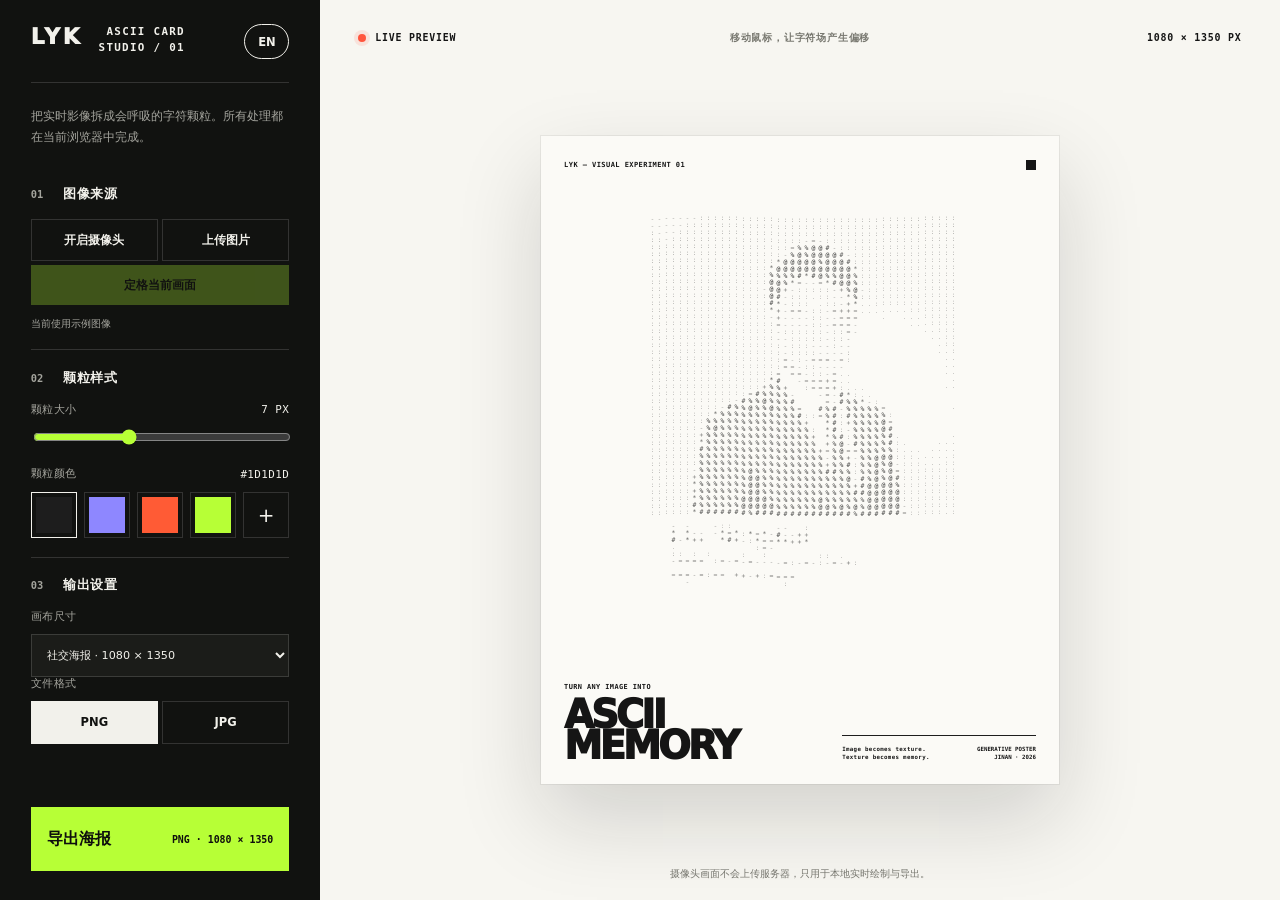
<file: ascii-poster.html>
<!doctype html>
<html lang="zh-CN">
  <head>
    <meta charset="UTF-8" />
    <meta name="viewport" content="width=device-width, initial-scale=1.0" />
    <meta name="description" content="使用摄像头或图片实时生成 ASCII 粒子海报，并导出 PNG 或 JPG。" />
    <title>ASCII CARD STUDIO · LYK</title>
    <link rel="icon" href="data:," />
    <link rel="stylesheet" href="ascii-poster.css?v=20260909-1" />
  </head>
  <body>
    <a class="skip-link" href="#poster-stage">跳到海报预览</a>

    <main class="studio-shell">
      <aside class="control-panel" aria-label="海报参数">
        <header class="studio-brand">
          <a href="index.html" aria-label="返回 Liu YongKai 首页">LYK</a>
          <div>
            <span>ASCII CARD</span>
            <span>STUDIO / 01</span>
          </div>
        </header>

        <p class="intro">把实时影像拆成会呼吸的字符颗粒。所有处理都在当前浏览器中完成。</p>

        <section class="control-section" aria-labelledby="source-title">
          <div class="section-heading">
            <span>01</span>
            <h2 id="source-title">图像来源</h2>
          </div>
          <div class="segmented source-actions">
            <button id="camera-start" type="button">开启摄像头</button>
            <label class="file-button" for="image-upload">上传图片</label>
            <input id="image-upload" type="file" accept="image/*" />
          </div>
          <button id="camera-capture" class="capture-button" type="button" disabled>定格当前画面</button>
          <p id="camera-status" class="micro-copy" role="status" aria-live="polite">当前使用示例图像</p>
        </section>

        <section class="control-section" aria-labelledby="particle-title">
          <div class="section-heading">
            <span>02</span>
            <h2 id="particle-title">颗粒样式</h2>
          </div>
          <label class="range-row" for="particle-size">
            <span>颗粒大小</span>
            <output id="particle-value" for="particle-size">7 PX</output>
          </label>
          <input id="particle-size" class="range" type="range" min="3" max="14" value="7" />

          <div class="color-label">
            <span>颗粒颜色</span>
            <output id="color-value">#1D1D1D</output>
          </div>
          <div class="swatches" role="group" aria-label="颗粒颜色">
            <button class="swatch is-selected" type="button" data-color="#1d1d1d" aria-label="石墨黑" style="--swatch:#1d1d1d"></button>
            <button class="swatch" type="button" data-color="#8e87ff" aria-label="雾紫" style="--swatch:#8e87ff"></button>
            <button class="swatch" type="button" data-color="#ff5b35" aria-label="朱橙" style="--swatch:#ff5b35"></button>
            <button class="swatch" type="button" data-color="#b7ff36" aria-label="荧光绿" style="--swatch:#b7ff36"></button>
            <label class="custom-color" aria-label="自定义颜色">
              <input id="particle-color" type="color" value="#1d1d1d" />
              <span>+</span>
            </label>
          </div>
        </section>

        <section class="control-section" aria-labelledby="output-title">
          <div class="section-heading">
            <span>03</span>
            <h2 id="output-title">输出设置</h2>
          </div>
          <label class="field-label" for="size-preset">画布尺寸</label>
          <select id="size-preset">
            <option value="1080x1350">社交海报 · 1080 × 1350</option>
            <option value="1080x1080">方形卡片 · 1080 × 1080</option>
            <option value="1920x1080">横向屏幕 · 1920 × 1080</option>
            <option value="2480x3508">A4 打印 · 2480 × 3508</option>
            <option value="custom">自定义尺寸</option>
          </select>
          <div id="custom-size" class="custom-size" hidden>
            <label>宽度<input id="custom-width" type="number" min="320" max="6000" value="1080" inputmode="numeric" /></label>
            <span>×</span>
            <label>高度<input id="custom-height" type="number" min="320" max="6000" value="1350" inputmode="numeric" /></label>
          </div>

          <span class="field-label">文件格式</span>
          <div class="segmented" role="radiogroup" aria-label="文件格式">
            <button class="format-option is-selected" type="button" role="radio" aria-checked="true" data-format="png">PNG</button>
            <button class="format-option" type="button" role="radio" aria-checked="false" data-format="jpg">JPG</button>
          </div>
        </section>

        <button id="export-button" class="export-button" type="button">
          <span>导出海报</span>
          <span id="export-meta">PNG · 1080 × 1350</span>
        </button>
      </aside>

      <section id="poster-stage" class="poster-stage" tabindex="-1">
        <header class="stage-header">
          <div>
            <span class="live-dot" aria-hidden="true"></span>
            <span id="stage-status">LIVE PREVIEW</span>
          </div>
          <p>移动鼠标，让字符场产生偏移</p>
          <span id="stage-dimensions">1080 × 1350 PX</span>
        </header>

        <div class="poster-wrap">
          <article id="poster-card" class="poster-card" aria-label="ASCII 粒子海报实时预览">
            <div class="poster-index">LYK — VISUAL EXPERIMENT 01</div>
            <canvas id="particle-canvas" width="900" height="1125"></canvas>
            <video id="camera-video" autoplay muted playsinline aria-hidden="true"></video>
            <img id="source-image" src="assets/profile-liu-yongkai.png" alt="" crossorigin="anonymous" />
            <div class="poster-copy">
              <div>
                <p>TURN ANY IMAGE INTO</p>
                <h1>ASCII<br />MEMORY</h1>
              </div>
              <div class="poster-caption">
                <p>Image becomes texture.<br />Texture becomes memory.</p>
                <span>GENERATIVE POSTER<br />JINAN · 2026</span>
              </div>
            </div>
            <span class="corner-mark" aria-hidden="true"></span>
          </article>
        </div>

        <p class="privacy-note">摄像头画面不会上传服务器，只用于本地实时绘制与导出。</p>
      </section>
    </main>

    <div id="toast" class="toast" role="status" aria-live="polite"></div>
    <script src="ascii-poster.js?v=20260909-1"></script>
    <script src="bilingual.js?v=20260918-4"></script>
  </body>
</html>
</file>
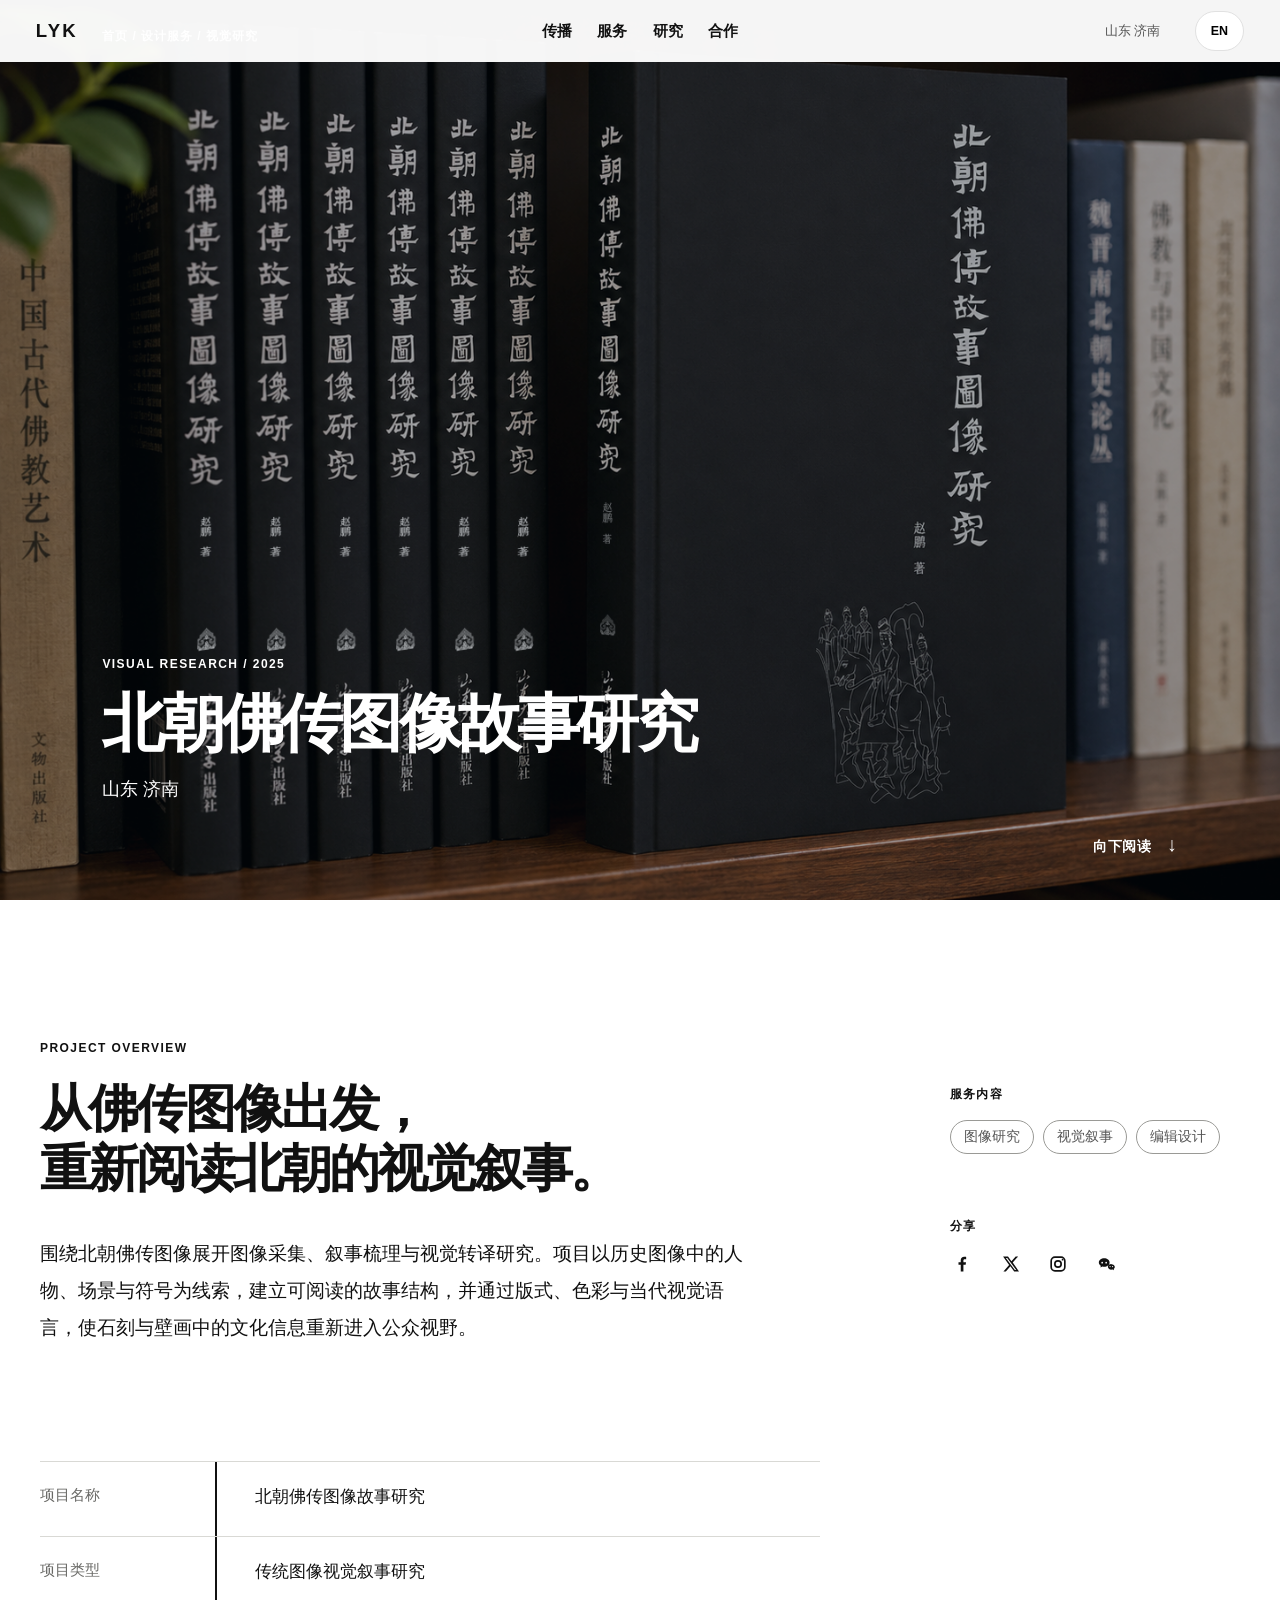
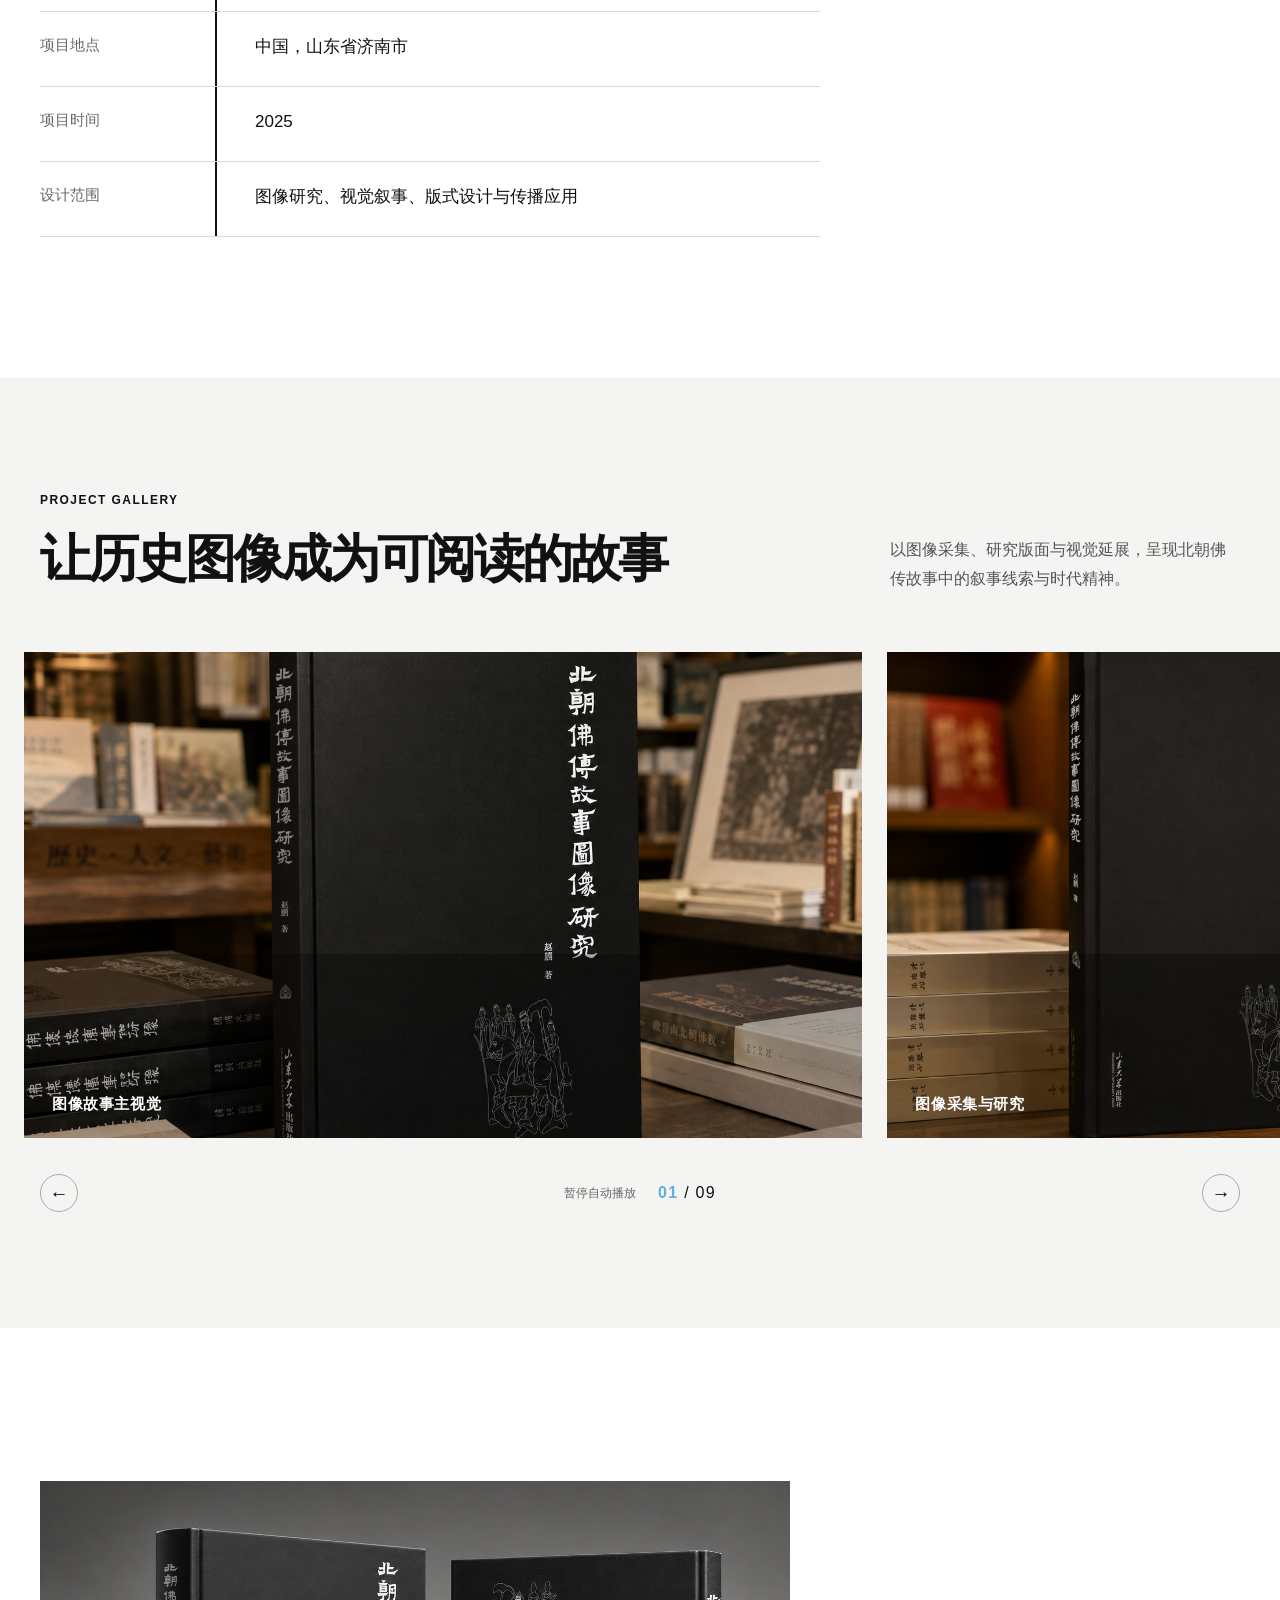
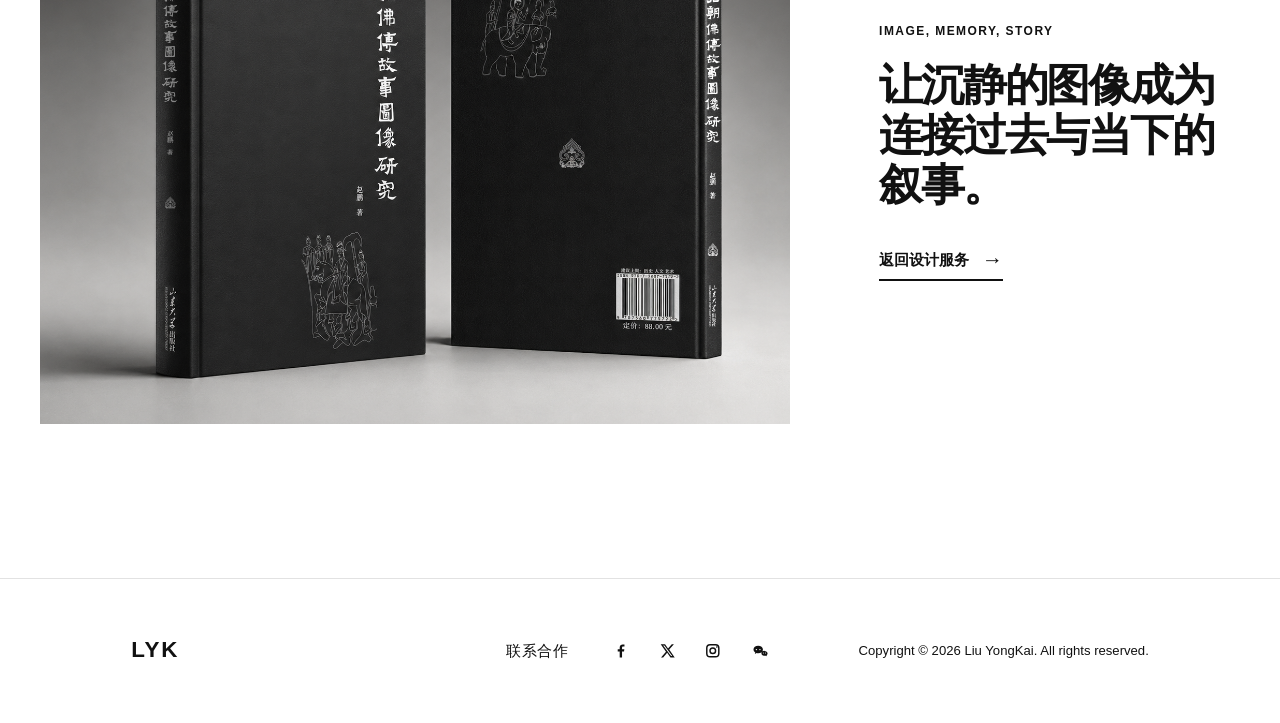
<file: northern-dynasties-buddha-stories.html>
<!doctype html>
<html lang="zh-CN">
  <head>
    <meta charset="utf-8" />
    <meta name="viewport" content="width=device-width, initial-scale=1" />
    <meta name="description" content="北朝佛传图像故事研究项目" />
    <title>北朝佛传图像故事研究 | LYK</title>
    <link rel="stylesheet" href="sdu-management-40th.css" />
    <link rel="stylesheet" href="unified-footer.css?v=20260908-2" />
  </head>
  <body class="project-detail-page">
    <header class="project-header">
      <a class="project-brand brand" href="index.html#home" aria-label="回到首页">LYK</a>
      <nav class="project-nav nav-links" aria-label="主要导航"><a href="index.html#culture">传播</a><a href="index.html#design" aria-current="page">服务</a><a href="index.html#research">研究</a><a href="index.html#contact">合作</a></nav>
      <div class="project-header-side header-meta"><span>山东 济南</span><button class="language-button" type="button" aria-label="切换语言">EN</button></div>
    </header>

    <main>
      <section class="project-hero" aria-labelledby="project-title">
        <img src="网页素材/设计服务-北朝佛传图像故事研究/ChatGPT Image 2026年9月2日 19_26_24 (4).png" alt="北朝佛传图像故事研究首屏视觉" />
        <div class="hero-shade" aria-hidden="true"></div>
        <div class="hero-crumb">首页 / 设计服务 / 视觉研究</div>
        <div class="hero-copy"><p>VISUAL RESEARCH / 2025</p><h1 id="project-title">北朝佛传图像故事研究</h1><span>山东 济南</span></div>
        <a class="scroll-prompt" href="#introduction">向下阅读 <span aria-hidden="true">↓</span></a>
      </section>

      <section class="project-introduction" id="introduction" aria-labelledby="intro-title">
        <div class="intro-grid">
          <div class="intro-main"><p class="eyebrow">PROJECT OVERVIEW</p><h2 id="intro-title">从佛传图像出发，<br />重新阅读北朝的视觉叙事。</h2><p class="lead-copy">围绕北朝佛传图像展开图像采集、叙事梳理与视觉转译研究。项目以历史图像中的人物、场景与符号为线索，建立可阅读的故事结构，并通过版式、色彩与当代视觉语言，使石刻与壁画中的文化信息重新进入公众视野。</p></div>
          <aside class="intro-aside" aria-label="项目标签与分享">
            <div><p class="aside-label">服务内容</p><ul class="tag-list"><li>图像研究</li><li>视觉叙事</li><li>编辑设计</li></ul></div>
            <div><p class="aside-label">分享</p><div class="share-links">
              <a class="social-mark" href="https://www.facebook.com/" target="_blank" rel="noreferrer" aria-label="分享到 Facebook"><svg viewBox="0 0 24 24" aria-hidden="true"><path d="M13.7 21v-8h2.7l.4-3.1h-3.1v-2c0-.9.3-1.6 1.6-1.6h1.7V3.5c-.3 0-1.3-.1-2.4-.1-2.4 0-4.1 1.5-4.1 4.2v2.3H7.8V13h2.7v8h3.2Z" fill="currentColor"/></svg></a>
              <a class="social-mark" href="https://x.com/" target="_blank" rel="noreferrer" aria-label="分享到 X"><svg viewBox="0 0 24 24" aria-hidden="true"><path d="M18.8 3h2.9l-6.4 7.3 7.5 10.7H17l-4.5-6.3L7 21H4.1l6.8-7.8L3.7 3h5.9L13.7 8.8 18.8 3Zm-1 16.2h1.6L8.7 4.7H7l10.8 14.5Z" fill="currentColor"/></svg></a>
              <a class="social-mark" href="https://www.instagram.com/" target="_blank" rel="noreferrer" aria-label="分享到 Instagram"><svg viewBox="0 0 24 24" aria-hidden="true"><rect x="3.8" y="3.8" width="16.4" height="16.4" rx="4.5" fill="none" stroke="currentColor" stroke-width="2"/><circle cx="12" cy="12" r="3.8" fill="none" stroke="currentColor" stroke-width="2"/><circle cx="17.5" cy="6.8" r="1.1" fill="currentColor"/></svg></a>
              <a class="social-mark" href="#contact" aria-label="分享到 WeChat"><svg viewBox="0 0 24 24" aria-hidden="true"><path d="M9.8 5.1C6.2 5.1 3.4 7.4 3.4 10.2c0 1.6.9 3 2.4 4l-.5 2.1 2.4-1.3c.7.2 1.5.4 2.2.4 3.5 0 6.4-2.3 6.4-5.2S13.4 5.1 9.8 5.1Zm-2.4 4.3a1 1 0 1 1 0 2 1 1 0 0 1 0-2Zm4.8 0a1 1 0 1 1 0 2 1 1 0 0 1 0-2Zm6.2 2.5c-2.3 0-4.2 1.5-4.2 3.5 0 1.9 1.9 3.5 4.2 3.5.5 0 1-.1 1.5-.2l1.7.9-.3-1.5c.8-.6 1.3-1.5 1.3-2.4 0-2-1.9-3.5-4.2-3.5Zm-1.5 2.5a.7.7 0 1 1 0 1.4.7.7 0 0 1 0-1.4Zm3 0a.7.7 0 1 1 0 1.4.7.7 0 0 1 0-1.4Z" fill="currentColor"/></svg></a>
            </div></div>
          </aside>
        </div>
        <dl class="project-specs"><div><dt>项目名称</dt><dd>北朝佛传图像故事研究</dd></div><div><dt>项目类型</dt><dd>传统图像视觉叙事研究</dd></div><div><dt>项目地点</dt><dd>中国，山东省济南市</dd></div><div><dt>项目时间</dt><dd>2025</dd></div><div><dt>设计范围</dt><dd>图像研究、视觉叙事、版式设计与传播应用</dd></div></dl>
      </section>

      <section class="project-gallery" aria-labelledby="gallery-title">
        <div class="gallery-heading"><div><p class="eyebrow">PROJECT GALLERY</p><h2 id="gallery-title">让历史图像成为可阅读的故事</h2></div><p>以图像采集、研究版面与视觉延展，呈现北朝佛传故事中的叙事线索与时代精神。</p></div>
        <div class="gallery-viewport" aria-live="polite"><div class="gallery-track">
          <figure class="gallery-card is-active"><img src="网页素材/设计服务-北朝佛传图像故事研究/ChatGPT Image 2026年9月2日 19_26_22 (1).png" alt="北朝佛传图像故事研究主视觉" /><figcaption>图像故事主视觉</figcaption></figure>
          <figure class="gallery-card"><img src="网页素材/设计服务-北朝佛传图像故事研究/ChatGPT Image 2026年9月2日 19_19_23 (1).png" alt="北朝佛传图像研究资料" /><figcaption>图像采集与研究</figcaption></figure>
          <figure class="gallery-card"><img src="网页素材/设计服务-北朝佛传图像故事研究/ChatGPT Image 2026年9月2日 19_19_24 (2).png" alt="北朝佛传图像视觉设计" /><figcaption>视觉叙事设计</figcaption></figure>
          <figure class="gallery-card"><img src="网页素材/设计服务-北朝佛传图像故事研究/ChatGPT Image 2026年9月2日 19_19_25 (4).png" alt="北朝佛传图像版面" /><figcaption>研究版面编排</figcaption></figure>
          <figure class="gallery-card"><img src="网页素材/设计服务-北朝佛传图像故事研究/ChatGPT Image 2026年9月2日 19_19_25 (5).png" alt="北朝佛传图像传播应用" /><figcaption>传播应用系统</figcaption></figure>
          <figure class="gallery-card"><img src="网页素材/设计服务-北朝佛传图像故事研究/ChatGPT Image 2026年9月2日 19_19_27 (6).png" alt="北朝佛传图像视觉延展" /><figcaption>视觉延展应用</figcaption></figure>
          <figure class="gallery-card"><img src="网页素材/设计服务-北朝佛传图像故事研究/ChatGPT Image 2026年9月2日 19_26_24 (3).png" alt="北朝佛传图像项目展示" /><figcaption>故事结构展示</figcaption></figure>
          <figure class="gallery-card"><img src="网页素材/设计服务-北朝佛传图像故事研究/ChatGPT Image 2026年9月2日 19_26_24 (4).png" alt="北朝佛传图像首屏视觉" /><figcaption>项目核心视觉</figcaption></figure>
          <figure class="gallery-card"><img src="网页素材/设计服务-北朝佛传图像故事研究/ChatGPT Image 2026年9月2日 19_26_25 (6).png" alt="北朝佛传图像设计成果" /><figcaption>图像故事延展</figcaption></figure>
        </div></div>
        <div class="gallery-controls" aria-label="项目图片控制"><button class="gallery-control" type="button" data-gallery-prev aria-label="上一张图片">←</button><button class="gallery-autoplay" type="button" data-gallery-toggle aria-pressed="false">暂停自动播放</button><span class="gallery-count"><b data-gallery-current>01</b> / <span data-gallery-total>09</span></span><button class="gallery-control" type="button" data-gallery-next aria-label="下一张图片">→</button></div>
      </section>

      <section class="project-closing" aria-label="项目结语"><img src="网页素材/设计服务-北朝佛传图像故事研究/ChatGPT Image 2026年9月2日 19_26_25 (6).png" alt="北朝佛传图像故事研究视觉应用" /><div><p class="eyebrow">IMAGE, MEMORY, STORY</p><h2>让沉静的图像成为<br />连接过去与当下的叙事。</h2><a href="index.html#design">返回设计服务 <span aria-hidden="true">→</span></a></div></section>
    </main>

    <footer class="project-footer" id="contact"><a class="footer-brand" href="index.html#home" aria-label="回到首页">LYK</a><nav class="social-links" aria-label="社交媒体"><span class="footer-contact-label">联系合作</span><a class="social-mark" href="https://www.facebook.com/" target="_blank" rel="noreferrer" aria-label="Facebook"><svg viewBox="0 0 24 24" aria-hidden="true"><path d="M13.7 21v-8h2.7l.4-3.1h-3.1v-2c0-.9.3-1.6 1.6-1.6h1.7V3.5c-.3 0-1.3-.1-2.4-.1-2.4 0-4.1 1.5-4.1 4.2v2.3H7.8V13h2.7v8h3.2Z" fill="currentColor"/></svg></a><a class="social-mark" href="https://x.com/" target="_blank" rel="noreferrer" aria-label="X"><svg viewBox="0 0 24 24" aria-hidden="true"><path d="M18.8 3h2.9l-6.4 7.3 7.5 10.7H17l-4.5-6.3L7 21H4.1l6.8-7.8L3.7 3h5.9L13.7 8.8 18.8 3Zm-1 16.2h1.6L8.7 4.7H7l10.8 14.5Z" fill="currentColor"/></svg></a><a class="social-mark" href="https://www.instagram.com/" target="_blank" rel="noreferrer" aria-label="Instagram"><svg viewBox="0 0 24 24" aria-hidden="true"><rect x="3.8" y="3.8" width="16.4" height="16.4" rx="4.5" fill="none" stroke="currentColor" stroke-width="2"/><circle cx="12" cy="12" r="3.8" fill="none" stroke="currentColor" stroke-width="2"/><circle cx="17.5" cy="6.8" r="1.1" fill="currentColor"/></svg></a><button class="social-mark" type="button" aria-label="WeChat"><svg viewBox="0 0 24 24" aria-hidden="true"><path d="M9.8 5.1C6.2 5.1 3.4 7.4 3.4 10.2c0 1.6.9 3 2.4 4l-.5 2.1 2.4-1.3c.7.2 1.5.4 2.2.4 3.5 0 6.4-2.3 6.4-5.2S13.4 5.1 9.8 5.1Zm-2.4 4.3a1 1 0 1 1 0 2 1 1 0 0 1 0-2Zm4.8 0a1 1 0 1 1 0 2 1 1 0 0 1 0-2Zm6.2 2.5c-2.3 0-4.2 1.5-4.2 3.5 0 1.9 1.9 3.5 4.2 3.5.5 0 1-.1 1.5-.2l1.7.9-.3-1.5c.8-.6 1.3-1.5 1.3-2.4 0-2-1.9-3.5-4.2-3.5Zm-1.5 2.5a.7.7 0 1 1 0 1.4.7.7 0 0 1 0-1.4Zm3 0a.7.7 0 1 1 0 1.4.7.7 0 0 1 0-1.4Z" fill="currentColor"/></svg></button></nav><p>Copyright © 2026 Liu YongKai. All rights reserved.</p></footer>
    <script src="sdu-management-40th.js"></script>
    <script src="bilingual.js?v=20260918-4"></script>
  </body>
</html>
</file>
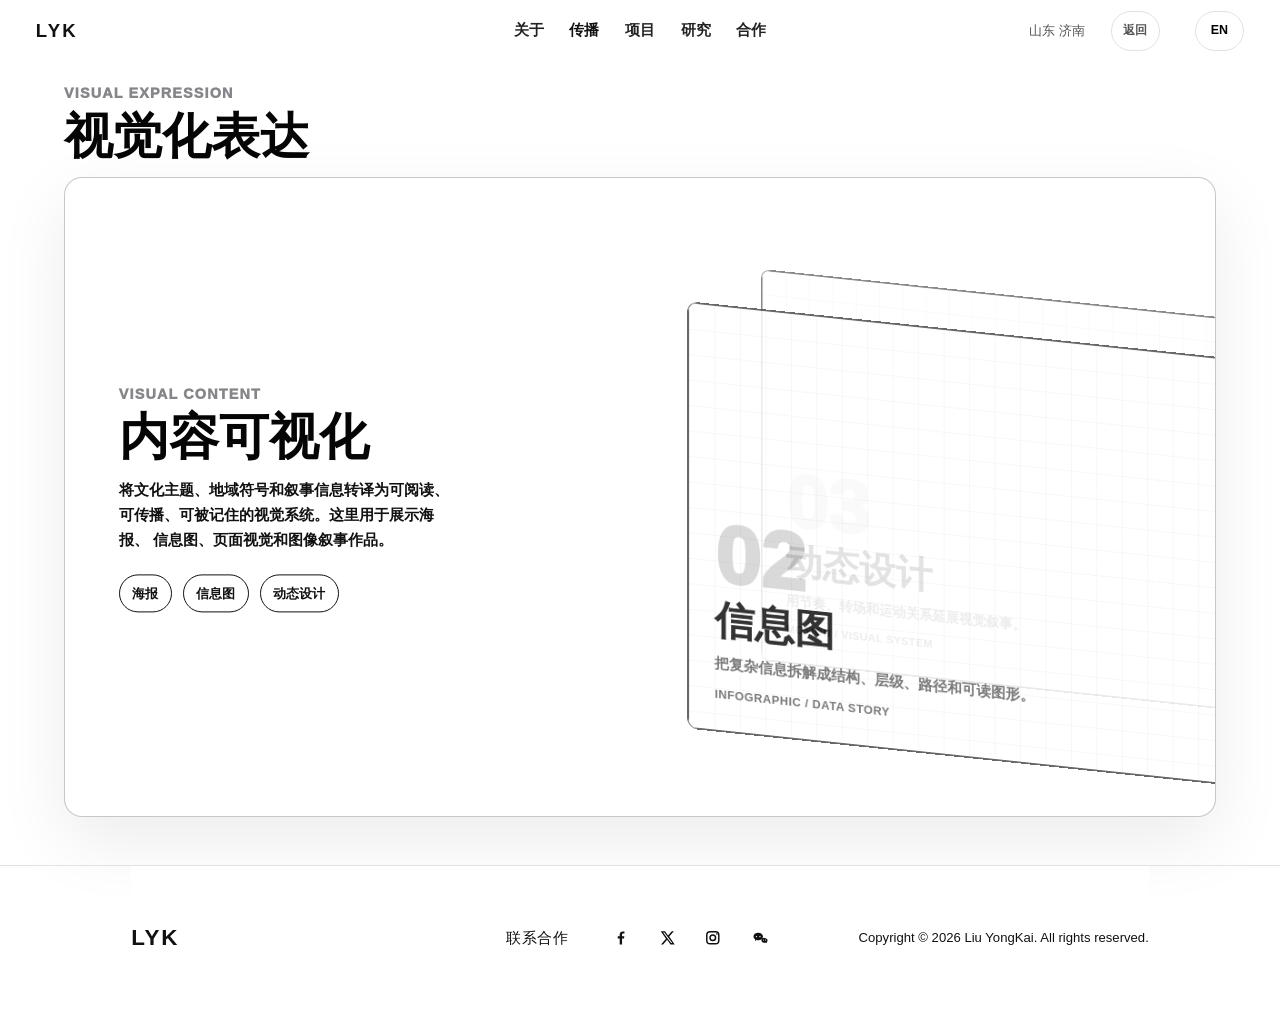
<file: poster-works.html>
<!doctype html>
<html lang="zh-CN">
  <head>
    <meta charset="UTF-8" />
    <meta name="viewport" content="width=device-width, initial-scale=1.0" />
    <title>内容可视化 | Liu YongKai</title>
    <meta name="description" content="Liu YongKai 的内容可视化作品页面，展示海报、信息图与文化内容视觉转译。" />
    <link rel="stylesheet" href="styles.css" />
    <link rel="stylesheet" href="brand-identity.css" />
    <link rel="stylesheet" href="poster-works.css" />
    <link rel="stylesheet" href="unified-footer.css?v=20260908-2" />
  </head>
  <body class="project-detail-page visual-content-page">
    <header class="site-header">
      <a class="brand" href="index.html#home" aria-label="回到首页">LYK</a>
      <nav class="nav-links" aria-label="主要导航">
        <a href="index.html#about">关于</a>
        <a class="active" href="index.html#culture">传播</a>
        <a href="index.html#design">项目</a>
        <a href="index.html#research">研究</a>
        <a href="index.html#contact">合作</a>
      </nav>
      <div class="header-meta">
        <span>山东 济南</span>
        <a class="language-button detail-home-link" href="index.html#culture">返回</a>
      </div>
    </header>

    <main>
      <section class="visual-hero" aria-labelledby="visual-section-title">
        <div class="visual-page-heading">
          <span class="detail-kicker">Visual Expression</span>
          <h2 id="visual-section-title">视觉化表达</h2>
        </div>

        <div class="visual-card-zone" aria-label="内容可视化作品卡片">
          <div class="swap-copy">
            <span class="detail-kicker">Visual Content</span>
            <h1 id="visual-title">内容可视化</h1>
            <p>
              将文化主题、地域符号和叙事信息转译为可阅读、可传播、可被记住的视觉系统。这里用于展示海报、
              信息图、页面视觉和图像叙事作品。
            </p>
            <div class="visual-meta">
              <span>海报</span>
              <span>信息图</span>
              <span>动态设计</span>
            </div>
          </div>

          <div class="card-swap-container" id="card-swap">
            <article class="card" data-url="work-detail.html?work=poster-cultural-memory&from=poster-works.html">
              <div class="card-inner">
                <span>01</span>
                <h3>海报</h3>
                <p>以单张视觉建立主题识别、情绪氛围与传播入口。</p>
                <small>Poster / Key Visual</small>
              </div>
            </article>
            <article class="card" data-url="work-detail.html?work=poster-regional-symbol&from=poster-works.html">
              <div class="card-inner">
                <span>02</span>
                <h3>信息图</h3>
                <p>把复杂信息拆解成结构、层级、路径和可读图形。</p>
                <small>Infographic / Data Story</small>
              </div>
            </article>
            <article class="card" data-url="work-detail.html?work=poster-contemporary-expression&from=poster-works.html">
              <div class="card-inner">
                <span>03</span>
                <h3>动态设计</h3>
                <p>用节奏、转场和运动关系延展视觉叙事。</p>
                <small>Motion / Visual System</small>
              </div>
            </article>
          </div>
        </div>
      </section>
    </main>

    <footer class="project-footer" id="contact"><a class="footer-brand" href="index.html#home" aria-label="回到首页">LYK</a><nav class="social-links" aria-label="社交媒体"><span class="footer-contact-label">联系合作</span><a class="social-mark" href="https://www.facebook.com/" target="_blank" rel="noreferrer" aria-label="Facebook"><svg viewBox="0 0 24 24" aria-hidden="true"><path d="M13.7 21v-8h2.7l.4-3.1h-3.1v-2c0-.9.3-1.6 1.6-1.6h1.7V3.5c-.3 0-1.3-.1-2.4-.1-2.4 0-4.1 1.5-4.1 4.2v2.3H7.8V13h2.7v8h3.2Z" fill="currentColor"/></svg></a><a class="social-mark" href="https://x.com/" target="_blank" rel="noreferrer" aria-label="X"><svg viewBox="0 0 24 24" aria-hidden="true"><path d="M18.8 3h2.9l-6.4 7.3 7.5 10.7H17l-4.5-6.3L7 21H4.1l6.8-7.8L3.7 3h5.9L13.7 8.8 18.8 3Zm-1 16.2h1.6L8.7 4.7H7l10.8 14.5Z" fill="currentColor"/></svg></a><a class="social-mark" href="https://www.instagram.com/" target="_blank" rel="noreferrer" aria-label="Instagram"><svg viewBox="0 0 24 24" aria-hidden="true"><rect x="3.8" y="3.8" width="16.4" height="16.4" rx="4.5" fill="none" stroke="currentColor" stroke-width="2"/><circle cx="12" cy="12" r="3.8" fill="none" stroke="currentColor" stroke-width="2"/><circle cx="17.5" cy="6.8" r="1.1" fill="currentColor"/></svg></a><button class="social-mark" type="button" aria-label="WeChat"><svg viewBox="0 0 24 24" aria-hidden="true"><path d="M9.8 5.1C6.2 5.1 3.4 7.4 3.4 10.2c0 1.6.9 3 2.4 4l-.5 2.1 2.4-1.3c.7.2 1.5.4 2.2.4 3.5 0 6.4-2.3 6.4-5.2S13.4 5.1 9.8 5.1Zm-2.4 4.3a1 1 0 1 1 0 2 1 1 0 0 1 0-2Zm4.8 0a1 1 0 1 1 0 2 1 1 0 0 1 0-2Zm6.2 2.5c-2.3 0-4.2 1.5-4.2 3.5 0 1.9 1.9 3.5 4.2 3.5.5 0 1-.1 1.5-.2l1.7.9-.3-1.5c.8-.6 1.3-1.5 1.3-2.4 0-2-1.9-3.5-4.2-3.5Zm-1.5 2.5a.7.7 0 1 1 0 1.4.7.7 0 0 1 0-1.4Zm3 0a.7.7 0 1 1 0 1.4.7.7 0 0 1 0-1.4Z" fill="currentColor"/></svg></button></nav><p>Copyright © 2026 Liu YongKai. All rights reserved.</p></footer>

    <script src="poster-works.js"></script>
    <script src="bilingual.js?v=20260918-4"></script>
  </body>
</html>
</file>
<file: ascii-poster.css>
:root {
  --ink: #151515;
  --paper: #f7f6f1;
  --panel: #111210;
  --panel-text: #f2f1eb;
  --muted: #a4a49d;
  --line: rgba(255, 255, 255, 0.14);
  --accent: #b7ff36;
  --poster-ratio: 0.8;
}

* { box-sizing: border-box; }

html, body { min-height: 100%; }

body {
  margin: 0;
  background: var(--paper);
  color: var(--ink);
  font-family: Inter, ui-sans-serif, system-ui, -apple-system, BlinkMacSystemFont, "Segoe UI", "PingFang SC", sans-serif;
}

button, input, select { font: inherit; }
button, select, label { -webkit-tap-highlight-color: transparent; }

:focus-visible { outline: 2px solid var(--accent); outline-offset: 3px; }

.skip-link {
  position: fixed;
  top: 1rem;
  left: 1rem;
  z-index: 20;
  padding: .65rem .9rem;
  background: var(--accent);
  color: #111;
  font-weight: 800;
  transform: translateY(-200%);
}

.skip-link:focus { transform: none; }

.studio-shell {
  min-height: 100svh;
  display: grid;
  grid-template-columns: minmax(300px, 25vw) minmax(0, 1fr);
}

.control-panel {
  position: relative;
  z-index: 2;
  min-height: 100svh;
  padding: 1.5rem clamp(1.2rem, 2.4vw, 2.2rem) 1.8rem;
  background: var(--panel);
  color: var(--panel-text);
  display: flex;
  flex-direction: column;
  overflow-y: auto;
}

.studio-brand {
  display: flex;
  align-items: flex-start;
  justify-content: space-between;
  gap: 1rem;
  padding-bottom: 1.4rem;
  border-bottom: 1px solid var(--line);
}

.studio-brand a {
  color: inherit;
  text-decoration: none;
  font-weight: 950;
  font-size: 1.35rem;
  letter-spacing: .14em;
}

.studio-brand div { text-align: right; font: 700 .68rem/1.45 ui-monospace, SFMono-Regular, Menlo, monospace; letter-spacing: .12em; }
.studio-brand span { display: block; }

.intro {
  max-width: 27rem;
  margin: 1.4rem 0 1.2rem;
  color: var(--muted);
  font-size: .78rem;
  line-height: 1.7;
}

.control-section { padding: 1.15rem 0; border-top: 1px solid var(--line); }
.control-section:first-of-type { border-top: 0; }

.section-heading {
  display: grid;
  grid-template-columns: 2rem 1fr;
  align-items: baseline;
  margin-bottom: 1rem;
}

.section-heading span { color: var(--muted); font: 700 .65rem ui-monospace, SFMono-Regular, Menlo, monospace; }
.section-heading h2 { margin: 0; font-size: .82rem; letter-spacing: .06em; }

.segmented { display: grid; grid-template-columns: 1fr 1fr; gap: 4px; }
.segmented button, .file-button {
  min-height: 2.65rem;
  display: grid;
  place-items: center;
  border: 1px solid var(--line);
  background: transparent;
  color: inherit;
  cursor: pointer;
  font-size: .72rem;
  font-weight: 750;
  transition: background .18s ease, color .18s ease, border-color .18s ease;
}

.segmented button:hover, .file-button:hover, .format-option.is-selected {
  border-color: var(--panel-text);
  background: var(--panel-text);
  color: var(--panel);
}

#image-upload { position: absolute; width: 1px; height: 1px; clip: rect(0 0 0 0); overflow: hidden; }

.capture-button {
  width: 100%;
  min-height: 2.5rem;
  margin-top: 4px;
  border: 0;
  background: var(--accent);
  color: #111;
  font-size: .72rem;
  font-weight: 850;
  cursor: pointer;
}

.capture-button:disabled { opacity: .28; cursor: not-allowed; }
.micro-copy { margin: .65rem 0 0; color: var(--muted); font: .63rem/1.5 ui-monospace, SFMono-Regular, Menlo, monospace; }

.range-row, .color-label, .field-label {
  display: flex;
  align-items: center;
  justify-content: space-between;
  margin-bottom: .65rem;
  color: var(--muted);
  font-size: .68rem;
  letter-spacing: .04em;
}

.range-row output, .color-label output { color: var(--panel-text); font-family: ui-monospace, SFMono-Regular, Menlo, monospace; }
.range { width: 100%; accent-color: var(--accent); cursor: ew-resize; }
.color-label { margin-top: 1.15rem; }

.swatches { display: grid; grid-template-columns: repeat(5, 1fr); gap: .42rem; }
.swatch, .custom-color {
  aspect-ratio: 1;
  border: 1px solid var(--line);
  background: transparent;
  padding: 4px;
  cursor: pointer;
}

.swatch::after { content: ""; display: block; width: 100%; height: 100%; background: var(--swatch); }
.swatch.is-selected { border-color: var(--panel-text); }

.custom-color { position: relative; display: grid; place-items: center; color: var(--panel-text); }
.custom-color input { position: absolute; inset: 4px; width: calc(100% - 8px); height: calc(100% - 8px); border: 0; opacity: 0; cursor: pointer; }
.custom-color span { font-size: 1.25rem; font-weight: 300; }

select, .custom-size input {
  width: 100%;
  height: 2.65rem;
  padding: 0 .7rem;
  border: 1px solid var(--line);
  border-radius: 0;
  background: #1b1c19;
  color: var(--panel-text);
  font-size: .7rem;
}

.custom-size { grid-template-columns: 1fr auto 1fr; align-items: end; gap: .5rem; margin-top: .6rem; }
.custom-size:not([hidden]) { display: grid; }
.custom-size label { color: var(--muted); font-size: .62rem; }
.custom-size input { display: block; margin-top: .3rem; }
.custom-size span { padding-bottom: .65rem; color: var(--muted); }
.control-section .field-label:not(:first-of-type) { margin-top: 1rem; }

.export-button {
  width: 100%;
  min-height: 4rem;
  margin-top: auto;
  padding: 0 1rem;
  display: flex;
  align-items: center;
  justify-content: space-between;
  gap: 1rem;
  border: 0;
  background: var(--accent);
  color: #0e0f0d;
  cursor: pointer;
  font-weight: 900;
  text-align: left;
}

.export-button span:last-child { font: 700 .62rem ui-monospace, SFMono-Regular, Menlo, monospace; }
.export-button:hover { filter: brightness(.92); }

.poster-stage {
  min-height: 100svh;
  padding: 1.35rem clamp(1.2rem, 3vw, 3rem) 1.2rem;
  display: grid;
  grid-template-rows: auto minmax(0, 1fr) auto;
  background-color: var(--paper);
  background-image: radial-gradient(rgba(18,18,18,.12) .7px, transparent .7px);
  background-size: 18px 18px;
  overflow: hidden;
}

.stage-header {
  min-height: 2rem;
  display: grid;
  grid-template-columns: 1fr auto 1fr;
  align-items: center;
  gap: 1rem;
  font: 700 .62rem ui-monospace, SFMono-Regular, Menlo, monospace;
  letter-spacing: .08em;
}

.stage-header > div { display: flex; align-items: center; gap: .55rem; }
.stage-header > span:last-child { text-align: right; }
.stage-header p { margin: 0; color: #77776f; text-align: center; }
.live-dot { width: .5rem; height: .5rem; border-radius: 50%; background: #ff553d; box-shadow: 0 0 0 4px rgba(255,85,61,.12); animation: pulse 1.8s ease-in-out infinite; }

.poster-wrap { min-height: 0; display: grid; place-items: center; padding: 1.4rem 0; }
.poster-card {
  position: relative;
  width: min(58vw, calc(72svh * var(--poster-ratio)));
  max-width: 730px;
  aspect-ratio: var(--poster-ratio);
  overflow: hidden;
  background: #fbfaf6;
  box-shadow: 0 2.2rem 5rem rgba(20,20,18,.16), 0 0 0 1px rgba(0,0,0,.06);
  isolation: isolate;
}

#particle-canvas { position: absolute; inset: 8% 6% 22%; width: 88%; height: 70%; }
#camera-video, #source-image { position: absolute; width: 1px; height: 1px; opacity: 0; pointer-events: none; }

.poster-index {
  position: absolute;
  z-index: 2;
  top: 3.7%;
  left: 4.5%;
  font: 700 clamp(.42rem, .55vw, .65rem) ui-monospace, SFMono-Regular, Menlo, monospace;
  letter-spacing: .06em;
}

.poster-copy {
  position: absolute;
  z-index: 2;
  left: 4.5%;
  right: 4.5%;
  bottom: 3.5%;
  display: grid;
  grid-template-columns: 1.15fr .85fr;
  align-items: end;
  gap: 1rem;
}

.poster-copy p { margin: 0 0 .45rem; font: 750 clamp(.42rem, .54vw, .64rem) ui-monospace, SFMono-Regular, Menlo, monospace; letter-spacing: .06em; }
.poster-copy h1 { margin: 0; font-size: clamp(1.45rem, 3vw, 3.8rem); line-height: .82; letter-spacing: -.075em; font-weight: 950; }
.poster-caption { display: grid; grid-template-columns: 1fr auto; gap: .7rem; align-items: end; border-top: 1px solid #1d1d1d; padding-top: .55rem; }
.poster-caption p, .poster-caption span { margin: 0; font: 650 clamp(.34rem, .45vw, .54rem)/1.45 ui-monospace, SFMono-Regular, Menlo, monospace; }
.poster-caption span { text-align: right; }
.corner-mark { position: absolute; z-index: 2; top: 3.7%; right: 4.5%; width: .6rem; height: .6rem; background: var(--ink); }

.privacy-note { margin: 0; color: #77776f; text-align: center; font-size: .64rem; }
.toast { position: fixed; z-index: 30; right: 1.5rem; bottom: 1.5rem; padding: .8rem 1rem; background: #111; color: #fff; font-size: .72rem; transform: translateY(150%); opacity: 0; transition: .25s ease; }
.toast.is-visible { transform: none; opacity: 1; }

@keyframes pulse { 50% { opacity: .35; transform: scale(.75); } }

@media (max-width: 900px) {
  .studio-shell { grid-template-columns: 1fr; }
  .control-panel { min-height: auto; }
  .poster-stage { min-height: 760px; }
  .poster-card { width: min(86vw, calc(68svh * var(--poster-ratio))); }
  .stage-header { grid-template-columns: 1fr 1fr; }
  .stage-header p { display: none; }
}

@media (max-width: 540px) {
  .control-panel { padding: 1.2rem; }
  .intro { margin-bottom: .7rem; }
  .poster-stage { min-height: 650px; padding: 1rem; }
  .poster-card { width: min(92vw, calc(62svh * var(--poster-ratio))); }
  .poster-wrap { padding: 1rem 0; }
}

@media (prefers-reduced-motion: reduce) {
  *, *::before, *::after { animation-duration: .01ms !important; animation-iteration-count: 1 !important; scroll-behavior: auto !important; }
}
</file>
<file: sdu-management-40th.css>
:root {
  --ink: #111111;
  --paper: #ffffff;
  --mist: #f4f4f2;
  --line: #d9d9d5;
  --accent: #63afe0;
}

* { box-sizing: border-box; }

html { scroll-behavior: smooth; }

body {
  margin: 0;
  color: var(--ink);
  background: var(--paper);
  font-family: "Helvetica Neue", "PingFang SC", "Microsoft YaHei", sans-serif;
}

a { color: inherit; text-decoration: none; }
button { font: inherit; }

.project-header {
  position: fixed;
  z-index: 70;
  top: 0;
  right: 0;
  left: 0;
  height: 78px;
  padding: 0 clamp(1.5rem, 3.3vw, 4rem);
  display: grid;
  grid-template-columns: 1fr auto 1fr;
  align-items: center;
  background: rgba(255, 255, 255, .96);
}

.project-brand { font-size: clamp(1rem, 1.45vw, 1.45rem); font-weight: 900; letter-spacing: .12em; }
.project-nav { display: flex; align-items: center; justify-content: center; gap: clamp(.9rem, 2vw, 2.25rem); }
.project-nav a { min-width: auto; padding: 0; border-radius: 0; color: #111; font-size: .92rem; font-weight: 700; text-align: center; }
.project-header-side { justify-self: end; display: flex; align-items: center; justify-content: flex-end; gap: 1.6rem; color: #555; font-size: .8rem; }
.project-header-side .language-button { width: 3.1rem; height: 2.45rem; border: 1px solid #e1e1e1; border-radius: 999px; background: #fff; font-size: .78rem; font-weight: 800; cursor: pointer; }

.project-hero { position: relative; min-height: 100svh; overflow: hidden; color: white; }
.project-hero > img { position: absolute; width: 100%; height: 100%; object-fit: cover; object-position: center; }
.hero-shade { position: absolute; inset: 0; background: rgba(4, 12, 23, .34); }
.hero-crumb { position: absolute; top: 28px; left: clamp(24px, 8vw, 160px); font-size: 12px; font-weight: 700; letter-spacing: .08em; opacity: .92; }
.hero-copy { position: absolute; left: clamp(24px, 8vw, 160px); bottom: clamp(56px, 11vh, 150px); }
.hero-copy p, .eyebrow { margin: 0; font-size: 12px; font-weight: 800; letter-spacing: .12em; }
.hero-copy h1 { margin: 19px 0 20px; font-size: clamp(22px, 4.9vw, 92px); line-height: 1.07; letter-spacing: -.06em; white-space: nowrap; }
.hero-copy span { font-size: 18px; }
.scroll-prompt { position: absolute; right: clamp(24px, 8vw, 160px); bottom: 44px; font-size: 14px; font-weight: 700; letter-spacing: .06em; }
.scroll-prompt span { margin-left: 10px; font-size: 20px; }

.project-introduction { width: min(1200px, calc(100% - 48px)); margin: 0 auto; padding: clamp(92px, 11vw, 180px) 0; }
.intro-grid { display: grid; grid-template-columns: minmax(0, 1fr) 290px; gap: clamp(48px, 10vw, 160px); }
.intro-main h2 { margin: 24px 0 36px; font-size: clamp(35px, 4vw, 64px); line-height: 1.17; letter-spacing: -.055em; }
.lead-copy { max-width: 720px; margin: 0; font-size: clamp(18px, 1.45vw, 23px); line-height: 2; }
.intro-aside { display: grid; align-content: start; gap: 64px; padding-top: 45px; }
.aside-label { margin: 0 0 17px; font-size: 12px; font-weight: 800; letter-spacing: .1em; text-transform: uppercase; }
.tag-list { display: flex; flex-wrap: wrap; gap: 9px; padding: 0; margin: 0; list-style: none; }
.tag-list li { padding: 7px 13px; border: 1px solid #9a9a96; border-radius: 999px; font-size: 14px; color: #555; }
.share-links { display: flex; align-items: center; gap: 24px; }
.intro-aside .share-links .social-mark { display: grid; width: 24px; height: 24px; color: var(--ink); place-items: center; }
.intro-aside .share-links .social-mark svg { display: block; width: 20px; height: 20px; }
.social-mark:hover { color: var(--accent); }

.project-specs { width: min(780px, 100%); margin: 115px 0 0; }
.project-specs div { display: grid; grid-template-columns: 175px 1fr; border-bottom: 1px solid var(--line); }
.project-specs div:first-child { border-top: 1px solid var(--line); }
.project-specs dt { padding: 24px 26px 24px 0; font-size: 15px; color: #696966; }
.project-specs dd { min-height: 74px; margin: 0; padding: 21px 0 21px 38px; border-left: 2px solid var(--ink); font-size: 17px; line-height: 1.7; }

.project-gallery { padding: clamp(80px, 9vw, 150px) 0; background: var(--mist); overflow: hidden; }
.gallery-heading { width: min(1200px, calc(100% - 48px)); margin: 0 auto 58px; display: grid; grid-template-columns: 1fr 350px; align-items: end; gap: 60px; }
.gallery-heading h2 { margin: 18px 0 0; font-size: clamp(35px, 4vw, 62px); letter-spacing: -.055em; }
.gallery-heading > p { margin: 0; color: #555; font-size: 16px; line-height: 1.8; }
.gallery-viewport { width: min(1440px, calc(100% - 48px)); margin: 0 auto; overflow: visible; }
.gallery-track { display: flex; gap: clamp(12px, 2vw, 30px); height: clamp(300px, 38vw, 590px); transition: transform .7s cubic-bezier(.22, .61, .36, 1); }
.gallery-card { position: relative; flex: 0 0 68%; min-width: 0; margin: 0; overflow: hidden; background: #ddd; }
.gallery-card img { display: block; width: 100%; height: 100%; object-fit: cover; transition: transform .7s cubic-bezier(.22, .61, .36, 1); }
.gallery-card:hover img { transform: scale(1.035); }
.gallery-card::after { content: ""; position: absolute; right: 0; bottom: 0; left: 0; height: 38%; background: rgba(0, 0, 0, .3); pointer-events: none; }
.gallery-card figcaption { position: absolute; z-index: 1; left: 28px; bottom: 24px; color: white; font-size: 15px; font-weight: 700; letter-spacing: .04em; }
.gallery-controls { width: min(1200px, calc(100% - 48px)); margin: 36px auto 0; display: grid; grid-template-columns: 1fr auto auto 1fr; align-items: center; gap: 22px; }
.gallery-control { width: 38px; height: 38px; border: 1px solid #aaa; border-radius: 50%; background: transparent; font-size: 19px; line-height: 1; cursor: pointer; }
.gallery-control[data-gallery-next] { justify-self: end; }
.gallery-autoplay { padding: 0; border: 0; background: transparent; color: #666; font-size: 12px; cursor: pointer; }
.gallery-count { font-size: 16px; letter-spacing: .08em; }
.gallery-count b { color: var(--accent); }

.project-closing { width: min(1200px, calc(100% - 48px)); margin: clamp(90px, 12vw, 180px) auto; display: grid; grid-template-columns: minmax(0, 1.35fr) minmax(280px, .65fr); gap: clamp(34px, 7vw, 110px); align-items: center; }
.project-closing img { display: block; width: 100%; aspect-ratio: 1.38; object-fit: cover; }
.project-closing h2 { margin: 22px 0 38px; font-size: clamp(32px, 3.4vw, 54px); line-height: 1.15; letter-spacing: -.05em; }
.project-closing a { display: inline-flex; gap: 13px; align-items: center; padding-bottom: 7px; border-bottom: 2px solid var(--ink); font-size: 15px; font-weight: 700; }
.project-closing a span { font-size: 21px; }

.project-footer { position: relative; width: min(calc(100% - clamp(10rem, 20.5vw, 19.5rem)), 1320px); min-height: clamp(145px, 11vw, 185px); margin: 0 auto; padding: 0; display: grid; grid-template-columns: minmax(0, 1fr) auto minmax(0, 1fr); align-items: center; gap: clamp(1.5rem, 4vw, 5rem); }
.project-footer::before { content: ""; position: absolute; top: 0; left: 50%; width: 100vw; border-top: 1px solid var(--line); transform: translateX(-50%); }
.project-footer .footer-brand { color: var(--ink); font-size: clamp(1.4rem, 1.7vw, 2rem); font-weight: 800; letter-spacing: .08em; line-height: 1; }
.social-links { display: inline-flex; flex-wrap: nowrap; align-items: center; gap: 1.1rem; justify-self: center; }
.footer-contact-label { margin-right: 1.25rem; color: var(--ink); font-size: .95rem; font-weight: 500; letter-spacing: .04em; white-space: nowrap; }
.project-footer .social-mark { width: 1.8rem; height: 1.8rem; padding: 0; border: 0; background: transparent; cursor: pointer; }
.project-footer .social-mark svg { width: 1.1rem; height: 1.1rem; }
.project-footer p { justify-self: end; max-width: 360px; margin: 0; text-align: right; font-size: clamp(.82rem, .95vw, 1rem); line-height: 1.45; }

@media (min-width: 801px) {
  .project-header { height: 62px; padding-inline: clamp(1.5rem, 2.8vw, 2.75rem); }
}

@media (min-width: 1600px) {
  .project-header { height: 72px; padding-inline: 3.1rem; }
  .project-footer { width: min(calc(100% - 20rem), 1600px); }
}

@media (max-width: 800px) {
  .project-header { height: 68px; padding-inline: 1.5rem; grid-template-columns: 1fr auto; }
  .project-brand { font-size: 1.05rem; }
  .project-nav { display: none; }
  .project-header-side span { display: none; }
  .project-header-side { gap: .5rem; }
  .project-header-side .language-button { width: 2.8rem; height: 2.2rem; }
  .project-hero { min-height: 86svh; }
  .hero-crumb { top: 20px; left: 20px; font-size: 10px; }
  .hero-copy { left: 20px; bottom: 77px; }
  .hero-copy h1 { margin: 14px 0; font-size: clamp(22px, 5.7vw, 33px); }
  .hero-copy span { font-size: 15px; }
  .scroll-prompt { right: 20px; bottom: 25px; font-size: 12px; }
  .project-introduction, .gallery-heading, .gallery-viewport, .project-closing { width: min(100% - 40px, 620px); }
  .intro-grid, .gallery-heading, .project-closing { grid-template-columns: 1fr; gap: 35px; }
  .intro-main h2 { font-size: 39px; }
  .lead-copy { font-size: 17px; line-height: 1.85; }
  .intro-aside { padding-top: 0; gap: 32px; }
  .project-specs { margin-top: 70px; }
  .project-specs div { grid-template-columns: 105px 1fr; }
  .project-specs dt { padding: 17px 14px 17px 0; font-size: 13px; }
  .project-specs dd { min-height: 0; padding: 15px 0 15px 18px; font-size: 15px; }
  .gallery-heading > p { font-size: 15px; }
  .gallery-track { height: 320px; gap: 12px; }
  .gallery-card { flex-basis: 88%; }
  .gallery-card figcaption { left: 17px; bottom: 17px; font-size: 13px; }
  .gallery-controls { width: min(100% - 40px, 620px); gap: 12px; }
  .gallery-autoplay { display: none; }
  .project-footer { width: calc(100% - 3rem); min-height: 180px; padding: 2.3rem 0; grid-template-columns: 1fr; justify-items: start; gap: 1.35rem; }
  .project-footer .footer-brand { font-size: 1.8rem; }
  .social-links { justify-self: start; gap: .7rem; }
  .footer-contact-label { margin-right: .55rem; }
  .project-footer p { justify-self: start; max-width: none; text-align: left; }
}
</file>
<file: unified-footer.css>
:is(.unified-footer, .project-footer) {
  position: relative;
  display: grid;
  grid-template-columns: minmax(0, 1fr) auto minmax(0, 1fr);
  width: min(calc(100% - clamp(10rem, 20.5vw, 19.5rem)), 1320px);
  min-height: clamp(145px, 11vw, 185px);
  margin: 0 auto;
  padding: 0;
  align-items: center;
  gap: clamp(1.5rem, 4vw, 5rem);
  background: #fff;
  color: #111;
}

:is(.unified-footer, .project-footer)::before {
  content: "";
  position: absolute;
  top: 0;
  left: 50%;
  width: 100vw;
  border-top: 1px solid #e2e2e2;
  transform: translateX(-50%);
}

:is(.unified-footer, .project-footer) .footer-brand {
  color: #111;
  font-size: clamp(1.4rem, 1.7vw, 2rem);
  font-weight: 800;
  letter-spacing: 0.08em;
  line-height: 1;
  text-decoration: none;
}

:is(.unified-footer, .project-footer) .social-links {
  display: inline-flex;
  flex-wrap: nowrap;
  align-items: center;
  justify-self: center;
  gap: 1.1rem;
  min-height: 1.8rem;
}

:is(.unified-footer, .project-footer) .footer-contact-label {
  display: flex;
  height: 1.8rem;
  margin-right: 1.25rem;
  align-items: center;
  color: #111;
  font-size: 0.95rem;
  font-weight: 500;
  letter-spacing: 0.04em;
  line-height: 1;
  white-space: nowrap;
}

:is(.unified-footer, .project-footer) .social-mark {
  display: grid;
  flex: 0 0 1.8rem;
  width: 1.8rem;
  height: 1.8rem;
  padding: 0;
  border: 0;
  color: #111;
  background: transparent;
  cursor: pointer;
  line-height: 1;
  place-items: center;
  text-decoration: none;
}

:is(.unified-footer, .project-footer) .social-mark svg {
  display: block;
  width: 1.1rem;
  height: 1.1rem;
}

:is(.unified-footer, .project-footer) .social-mark:hover,
:is(.unified-footer, .project-footer) .social-mark:focus-visible {
  color: #63afe0;
}

:is(.unified-footer, .project-footer) > p {
  justify-self: end;
  max-width: 360px;
  margin: 0;
  color: #111;
  font-size: clamp(0.82rem, 0.95vw, 1rem);
  line-height: 1.45;
  text-align: right;
  white-space: normal;
}

@media (min-width: 1600px) {
  :is(.unified-footer, .project-footer) {
    width: min(calc(100% - 20rem), 1600px);
  }
}

@media (max-width: 800px) {
  :is(.unified-footer, .project-footer) {
    width: calc(100% - 3rem);
    min-height: 150px;
    padding: 1.8rem 0;
    grid-template-columns: 1fr;
    justify-items: start;
    gap: 1.35rem;
  }

  :is(.unified-footer, .project-footer) .footer-brand { font-size: 1.8rem; }
  :is(.unified-footer, .project-footer) .social-links { justify-self: start; gap: 0.7rem; }
  :is(.unified-footer, .project-footer) .footer-contact-label { margin-right: 0.55rem; }
  :is(.unified-footer, .project-footer) > p { justify-self: start; max-width: none; text-align: left; }
}
</file>
<file: styles.css>
:root {
  --bg: #f7f7f8;
  --paper: #ffffff;
  --text: #090909;
  --muted: #77777d;
  --soft: #eeeeef;
  --line: rgba(0, 0, 0, 0.08);
  --hot: #ff2e67;
  --shadow: 0 24px 80px rgba(0, 0, 0, 0.06);
}

* {
  box-sizing: border-box;
}

html {
  scroll-behavior: smooth;
}

body {
  margin: 0;
  background: var(--bg);
  color: var(--text);
  font-family:
    Inter, ui-sans-serif, system-ui, -apple-system, BlinkMacSystemFont, "Segoe UI",
    "PingFang SC", "Microsoft YaHei", sans-serif;
  line-height: 1.6;
  overflow-x: hidden;
}

a {
  color: inherit;
  text-decoration: none;
}

:focus-visible {
  outline: 2px solid #111;
  outline-offset: 4px;
}

button,
input,
textarea {
  font: inherit;
}

.scroll-progress {
  position: fixed;
  top: 0;
  left: 0;
  z-index: 80;
  width: var(--scroll, 0%);
  height: 2px;
  background: #111;
}

.skip-link {
  position: fixed;
  top: 0.7rem;
  left: 0.8rem;
  z-index: 100;
  padding: 0.55rem 0.8rem;
  border-radius: 999px;
  background: #111;
  color: #fff;
  font-weight: 900;
  transform: translateY(-180%);
  transition: transform 0.2s ease;
}

.skip-link:focus {
  transform: translateY(0);
}

.cursor-ring {
  position: fixed;
  z-index: 90;
  width: 28px;
  height: 28px;
  border: 1px solid rgba(0, 0, 0, 0.18);
  border-radius: 999px;
  pointer-events: none;
  transform: translate(-50%, -50%);
  transition:
    width 0.18s ease,
    height 0.18s ease,
    background 0.18s ease;
}

.cursor-ring.is-active {
  width: 54px;
  height: 54px;
  background: rgba(0, 0, 0, 0.035);
}

.site-header {
  position: fixed;
  top: 0;
  left: 0;
  right: 0;
  z-index: 70;
  display: grid;
  grid-template-columns: 1fr auto 1fr;
  align-items: center;
  height: 68px;
  padding: 0 clamp(1.2rem, 4vw, 3rem);
  border-bottom: 1px solid var(--line);
  background: rgba(255, 255, 255, 0.78);
  backdrop-filter: blur(18px);
}

.brand {
  font-size: 1.35rem;
  font-weight: 900;
  letter-spacing: 0.16em;
}

.nav-links {
  display: flex;
  gap: 0.8rem;
  align-items: center;
  justify-content: center;
}

.nav-links a {
  min-width: 3.2rem;
  padding: 0.5rem 0.85rem;
  border-radius: 9px;
  color: #222;
  font-weight: 800;
  text-align: center;
  transition:
    background 0.2s ease,
    transform 0.2s ease;
}

.nav-links a:hover,
.nav-links a.active {
  background: #ececef;
  transform: translateY(-1px);
}

.nav-links a[aria-current="page"] {
  background: #111;
  color: #fff;
}

.header-meta {
  display: flex;
  align-items: center;
  justify-content: flex-end;
  gap: 1.4rem;
  color: #555;
  font-size: 0.9rem;
}

.language-button {
  width: 3.2rem;
  height: 2.35rem;
  border: 1px solid var(--line);
  border-radius: 999px;
  background: #fff;
  font-weight: 800;
  cursor: pointer;
  transition:
    background 0.2s ease,
    color 0.2s ease,
    transform 0.2s ease;
}

.language-button:hover {
  background: #111;
  color: #fff;
  transform: translateY(-1px);
}

.section {
  position: relative;
  padding: clamp(5rem, 9vw, 9rem) clamp(1.25rem, 5vw, 4rem);
}

.dotted-bg {
  background-image: radial-gradient(rgba(0, 0, 0, 0.18) 1.2px, transparent 1.2px);
  background-size: 42px 42px;
}

.stripe-bg {
  background:
    repeating-linear-gradient(45deg, transparent 0 14px, rgba(0, 0, 0, 0.026) 14px 16px),
    #fbfbfc;
}

.hero {
  min-height: 100svh;
  display: grid;
  place-items: center;
  padding-top: 7rem;
  overflow: hidden;
}

.hero::before,
.hero::after,
.contact-section::before,
.contact-section::after {
  position: absolute;
  content: "";
  border: 2px solid rgba(0, 0, 0, 0.045);
  border-radius: 999px;
  pointer-events: none;
}

.hero::before {
  width: 70px;
  height: 70px;
  top: 16%;
  left: 10%;
}

.hero::after {
  width: 28px;
  height: 28px;
  right: 17%;
  bottom: 23%;
}

.hero-content {
  position: relative;
  z-index: 2;
  text-align: center;
}

.hero h1 {
  margin: 0;
  font-size: clamp(4rem, 10vw, 9.4rem);
  line-height: 0.95;
  letter-spacing: 0;
  white-space: nowrap;
}

.hero h1 span {
  display: inline-block;
  font-weight: 1000;
  transform: rotate(-2deg);
}

.hero h1 em {
  display: inline-block;
  margin-left: 0.2em;
  font-family: Georgia, "Times New Roman", serif;
  font-style: italic;
  font-weight: 400;
}

.hero p {
  margin: 1.2rem 0 0;
  color: var(--muted);
  font-size: clamp(1rem, 1.7vw, 1.35rem);
}

.hero-orb {
  position: absolute;
  left: 6vw;
  top: 38%;
  z-index: 3;
  display: grid;
  width: clamp(10rem, 18vw, 18rem);
  aspect-ratio: 1;
  place-items: center;
  border: 0;
  border-radius: 999px;
  background: #000;
  color: #fff;
  cursor: grab;
  font-size: clamp(1rem, 3.3vw, 3.8rem);
  font-weight: 1000;
  transition:
    transform 0.28s ease,
    left 0.28s ease,
    top 0.28s ease;
}

.hero-orb.is-centered {
  left: 50%;
  top: 48%;
  transform: translate(-50%, -50%);
}

#orb-text {
  display: inline-grid;
  min-width: 2.8em;
  place-items: center;
}

#orb-text.is-switching {
  animation: orb-word-switch 420ms ease both;
}

@keyframes orb-word-switch {
  from {
    opacity: 0;
    transform: translateY(0.2em) scale(0.92);
  }

  to {
    opacity: 1;
    transform: translateY(0) scale(1);
  }
}

@media (prefers-reduced-motion: reduce) {
  #orb-text.is-switching {
    animation: none;
  }
}

.scroll-hint {
  position: absolute;
  left: 50%;
  bottom: 2.4rem;
  transform: translateX(-50%);
  color: #a3a3a8;
  font-size: 0.9rem;
}

.section-title {
  width: min(100%, 1180px);
  margin: 0 auto clamp(2rem, 5vw, 4rem);
}

.section-title h2 {
  margin: 0;
  font-size: clamp(2.4rem, 5vw, 4.4rem);
  line-height: 1;
  font-weight: 1000;
}

.section-title i {
  display: block;
  width: 4.1rem;
  height: 3px;
  margin-top: 1rem;
  background: #111;
}

.about-section {
  background: #fff;
}

.about-layout,
.section-intro,
.skill-stack,
.related-projects,
.project-filters,
.project-list,
.project-count,
.research-shell,
.contact-lead,
.cooperation-grid,
.contact-form {
  width: min(100%, 1180px);
  margin-inline: auto;
}

.section-intro {
  display: grid;
  grid-template-columns: minmax(10rem, 0.34fr) minmax(0, 1fr);
  gap: clamp(1.5rem, 5vw, 5rem);
  align-items: start;
  margin-bottom: clamp(2rem, 5vw, 4rem);
  padding-top: 1.2rem;
  border-top: 1px solid var(--line);
}

.section-intro span {
  color: #8b8b90;
  font-size: 0.78rem;
  font-weight: 900;
  letter-spacing: 0.08em;
  text-transform: uppercase;
}

.section-intro p {
  max-width: 760px;
  margin: 0;
  color: #343438;
  font-size: clamp(1.15rem, 2.1vw, 1.75rem);
  line-height: 1.55;
}

.related-projects {
  display: flex;
  flex-wrap: wrap;
  gap: 0.75rem;
  align-items: center;
  margin-top: 2.2rem;
  padding-top: 1.4rem;
  border-top: 1px solid var(--line);
}

.related-projects > span {
  margin-right: auto;
  color: #77777d;
  font-size: 0.85rem;
  font-weight: 900;
}

.related-projects a {
  padding: 0.55rem 0.85rem;
  border: 1px solid rgba(0, 0, 0, 0.12);
  border-radius: 999px;
  background: rgba(255, 255, 255, 0.72);
  font-size: 0.86rem;
  font-weight: 900;
  transition:
    background 0.2s ease,
    color 0.2s ease,
    transform 0.2s ease;
}

.related-projects a:hover,
.related-projects a:focus-visible {
  background: #111;
  color: #fff;
  transform: translateY(-2px);
}

.about-layout {
  display: grid;
  grid-template-columns: minmax(0, 1fr) 18rem;
  gap: clamp(1.5rem, 5vw, 4rem);
  align-items: end;
}

.about-copy p {
  max-width: 760px;
  margin: 0 0 2rem;
  color: #555;
  font-size: clamp(1.2rem, 2.4vw, 2rem);
}

.profile-list {
  display: grid;
  gap: 1rem;
  margin: 0;
  padding: 0;
  list-style: none;
}

.profile-list li {
  color: #222;
}

.identity-card {
  --image-x: 0px;
  --image-y: 0px;
  overflow: hidden;
  border-radius: 24px;
  background: #f1f1f3;
  box-shadow: var(--shadow);
  transition:
    box-shadow 0.3s ease,
    transform 0.3s ease;
}

.identity-card img {
  display: block;
  width: 100%;
  height: 17.2rem;
  object-fit: cover;
  object-position: center 4%;
  transform: scale(1.01) translate3d(var(--image-x), var(--image-y), 0);
  transition: transform 0.5s cubic-bezier(0.2, 0.7, 0.2, 1);
}

.identity-card:hover {
  box-shadow: 0 28px 76px rgba(0, 0, 0, 0.11);
  transform: translateY(-4px);
}

.identity-card:hover img {
  transform: scale(1.065) translate3d(var(--image-x), var(--image-y), 0);
}

.identity-card div {
  padding: 1rem;
}

.identity-card span {
  font-weight: 900;
}

.identity-card p {
  margin: 0.2rem 0 0;
  color: var(--muted);
}

.skill-stack {
  display: grid;
  gap: 2.1rem;
}

.skill-card {
  position: sticky;
  top: 92px;
  padding: clamp(1.4rem, 4vw, 2.2rem);
  border: 1px solid rgba(0, 0, 0, 0.04);
  border-radius: 22px;
  background: rgba(255, 255, 255, 0.92);
  box-shadow: var(--shadow);
}

.skill-card[data-url] {
  cursor: pointer;
  outline: none;
}

.skill-card[data-url]:hover,
.skill-card[data-url]:focus-visible {
  box-shadow: 0 24px 70px rgba(0, 0, 0, 0.1);
}

.skill-card[data-url]:focus-visible,
.project-row:focus-visible {
  outline: 2px solid #111;
  outline-offset: 5px;
}

.skill-card[data-url]::after,
.project-row::after {
  position: absolute;
  right: clamp(1.4rem, 3vw, 2.2rem);
  bottom: clamp(1.25rem, 3vw, 2rem);
  display: grid;
  width: 2.25rem;
  aspect-ratio: 1;
  place-items: center;
  border: 1px solid rgba(0, 0, 0, 0.16);
  border-radius: 999px;
  background: #fff;
  content: "↗";
  font-weight: 900;
  opacity: 0;
  transform: translateY(6px);
  transition:
    opacity 0.2s ease,
    transform 0.2s ease;
}

.project-row:not([data-url])::after {
  content: "+";
}

.skill-card[data-url]:hover::after,
.skill-card[data-url]:focus-visible::after,
.project-row:hover::after,
.project-row:focus-visible::after {
  opacity: 1;
  transform: translateY(0);
}

.skill-card header {
  display: flex;
  gap: 1rem;
  align-items: center;
  padding-bottom: 1.3rem;
  border-bottom: 1px solid var(--line);
}

.skill-card header span,
.coop-card span {
  display: grid;
  width: 3rem;
  aspect-ratio: 1;
  place-items: center;
  border-radius: 10px;
  background: #141414;
  color: #fff;
  font-weight: 900;
}

.skill-card h3,
.project-row h3,
.coop-card h3,
.contact-form h3,
.research-shell h3 {
  margin: 0;
  font-size: clamp(1.35rem, 2.6vw, 2.2rem);
  line-height: 1.1;
}

.skill-card p,
.project-row p,
.coop-card p,
.research-shell p {
  color: var(--muted);
}

.skill-stats {
  display: grid;
  grid-template-columns: repeat(3, 1fr);
  gap: 0.5rem;
  padding: 2.2rem 0 1.4rem;
  text-align: center;
}

.skill-stats strong {
  font-size: clamp(2rem, 5vw, 3.5rem);
  line-height: 1;
}

.skill-stats span {
  color: #666;
  font-size: 0.86rem;
}

.skill-more {
  border: 0;
  border-radius: 999px;
  background: #111;
  color: #fff;
  padding: 0.65rem 1rem;
  cursor: pointer;
}

.skill-detail {
  max-height: 0;
  overflow: hidden;
  margin: 0;
  opacity: 0;
  transition:
    max-height 0.28s ease,
    margin 0.28s ease,
    opacity 0.2s ease;
}

.skill-card.is-open .skill-detail {
  max-height: 6rem;
  margin-top: 1rem;
  opacity: 1;
}

.projects-section {
  background: #f3f3f5;
}

.design-intro {
  margin-bottom: 2rem;
}

.project-filters {
  position: sticky;
  top: 82px;
  z-index: 12;
  display: flex;
  flex-wrap: wrap;
  gap: 0.6rem;
  margin-bottom: 2rem;
  padding: 0.8rem;
  border: 1px solid rgba(0, 0, 0, 0.07);
  border-radius: 16px;
  background: rgba(243, 243, 245, 0.86);
  backdrop-filter: blur(16px);
}

.project-filters button {
  border: 0;
  border-radius: 999px;
  background: #e5e5e8;
  color: #4f4f54;
  padding: 0.62rem 0.92rem;
  cursor: pointer;
  font-size: 0.86rem;
  font-weight: 900;
  transition:
    background 0.2s ease,
    color 0.2s ease,
    transform 0.2s ease;
}

.project-filters button:hover {
  transform: translateY(-2px);
}

.project-filters button.active {
  background: #111;
  color: #fff;
}

.project-list {
  display: grid;
  gap: 2rem;
}

.project-row[hidden] {
  display: none;
}

.project-row {
  --lift: 0px;
  --tilt-x: 0deg;
  --tilt-y: 0deg;
  --glow-x: 50%;
  --glow-y: 50%;
  position: relative;
  display: grid;
  grid-template-columns: minmax(0, 1fr) auto;
  gap: 2rem;
  min-height: 15rem;
  padding: clamp(1.4rem, 4vw, 2.3rem);
  border-radius: 24px;
  background: rgba(255, 255, 255, 0.82);
  cursor: pointer;
  outline: none;
  overflow: hidden;
  transform: perspective(1100px) translate3d(0, var(--lift), 0) rotateX(var(--tilt-x)) rotateY(var(--tilt-y));
  transform-style: preserve-3d;
  will-change: transform;
  transition:
    transform 0.22s ease,
    box-shadow 0.22s ease,
    background 0.22s ease;
}

.project-row:hover,
.project-row:focus-visible {
  --lift: -6px;
  background: #fff;
  box-shadow: var(--shadow);
}

.project-row::before {
  position: absolute;
  inset: 0;
  z-index: 0;
  background: radial-gradient(18rem circle at var(--glow-x) var(--glow-y), rgba(0, 0, 0, 0.045), transparent 70%);
  content: "";
  opacity: 0;
  pointer-events: none;
  transition: opacity 0.25s ease;
}

.project-row:hover::before,
.project-row.is-tilting::before {
  opacity: 1;
}

.project-row > * {
  position: relative;
  z-index: 1;
}

.project-row strong {
  color: rgba(0, 0, 0, 0.06);
  font-size: clamp(3rem, 7vw, 5rem);
  line-height: 1;
}

.tags {
  display: flex;
  flex-wrap: wrap;
  gap: 0.5rem;
  margin: 0.8rem 0 1.5rem;
}

.tags span {
  padding: 0.35rem 0.7rem;
  border-radius: 999px;
  background: #eeeeef;
  color: #555;
  font-size: 0.85rem;
}

.project-row small {
  color: #999;
}

.project-count {
  display: flex;
  gap: 0.45rem;
  align-items: baseline;
  justify-content: flex-end;
  margin-top: 1.5rem;
  color: #77777d;
  font-size: 0.9rem;
}

.project-count strong {
  color: #111;
  font-size: 1.35rem;
}

.research-section {
  background: #fff;
}

.research-shell {
  border-radius: 24px;
  background:
    linear-gradient(135deg, rgba(0, 0, 0, 0.035), transparent 42%),
    #f8f8f9;
  padding: clamp(1.2rem, 4vw, 2rem);
}

.research-tabs {
  display: flex;
  flex-wrap: wrap;
  gap: 0.7rem;
  margin-bottom: 2rem;
}

.research-tabs button {
  border: 0;
  border-radius: 999px;
  background: #e9e9ec;
  padding: 0.65rem 1rem;
  cursor: pointer;
}

.research-tabs button.active {
  background: #111;
  color: #fff;
}

.research-tabs button {
  transition:
    background 0.2s ease,
    color 0.2s ease,
    transform 0.2s ease;
}

.research-tabs button:hover {
  transform: translateY(-2px);
}

.research-shell article span {
  color: #999;
  font-size: 0.9rem;
  font-weight: 900;
  text-transform: uppercase;
}

.research-output {
  margin-top: clamp(2rem, 5vw, 3.5rem);
  padding-top: 1.25rem;
  border-top: 1px solid #d9d9dc;
}

.research-output[hidden],
.research-project-card[hidden] {
  display: none;
}

.research-output-label {
  margin: 0 0 1rem;
  color: #77777d;
  font-size: 0.78rem;
  font-weight: 900;
  letter-spacing: 0.12em;
  text-transform: uppercase;
}

.research-projects {
  display: grid;
  grid-template-columns: repeat(2, minmax(0, 1fr));
  gap: 1rem;
}

.research-project-card {
  --tilt-x: 0deg;
  --tilt-y: 0deg;
  position: relative;
  min-height: 220px;
  padding: clamp(1.2rem, 3vw, 1.7rem);
  overflow: hidden;
  border: 1px solid #dedee2;
  border-radius: 18px;
  background: rgba(255, 255, 255, 0.82);
  cursor: pointer;
  transform: perspective(900px) rotateX(var(--tilt-x)) rotateY(var(--tilt-y));
  transition:
    transform 0.25s ease,
    border-color 0.25s ease,
    background 0.25s ease;
}

.research-project-card::after {
  content: "↗";
  position: absolute;
  top: 1.15rem;
  right: 1.2rem;
  color: #aaaab0;
  font-size: 1.1rem;
  transition:
    color 0.2s ease,
    transform 0.2s ease;
}

.research-project-card:not([data-url])::after {
  content: "+";
}

.research-project-card:hover,
.research-project-card:focus-visible {
  border-color: #111;
  background: #fff;
  outline: none;
}

.research-project-card:hover::after,
.research-project-card:focus-visible::after {
  color: #111;
  transform: translate(2px, -2px);
}

.research-project-card h4 {
  max-width: calc(100% - 2rem);
  margin: 1.4rem 0 0.7rem;
  font-size: clamp(1.05rem, 2vw, 1.35rem);
  line-height: 1.28;
}

.research-project-card p {
  margin: 0;
  color: #68686e;
  font-size: 0.92rem;
  line-height: 1.75;
}

.contact-section {
  min-height: 100svh;
  background: #fafafa;
  overflow: hidden;
}

.contact-section::before {
  width: 15rem;
  height: 15rem;
  top: 4rem;
  right: 24%;
}

.contact-section::after {
  width: 8rem;
  height: 8rem;
  left: 7%;
  bottom: 12%;
  border-radius: 0;
  transform: rotate(58deg);
}

.contact-lead {
  max-width: 620px;
  color: #666;
  font-size: 1.2rem;
}

.cooperation-grid {
  display: grid;
  grid-template-columns: repeat(3, minmax(0, 1fr));
  gap: 1.4rem;
  margin-top: 3rem;
}

.coop-card {
  --lift: 0px;
  --tilt-x: 0deg;
  --tilt-y: 0deg;
  padding: 1.8rem;
  border-radius: 18px;
  background: #fff;
  box-shadow: var(--shadow);
  transform: perspective(900px) translate3d(0, var(--lift), 0) rotateX(var(--tilt-x)) rotateY(var(--tilt-y));
  transform-style: preserve-3d;
  will-change: transform;
  transition:
    transform 0.22s ease,
    box-shadow 0.22s ease;
}

.coop-card:hover {
  --lift: -5px;
  box-shadow: 0 24px 70px rgba(0, 0, 0, 0.1);
}

.coop-card h3 {
  margin-top: 1.5rem;
}

.coop-card a {
  display: inline-block;
  margin-top: 1rem;
  font-weight: 900;
}

.contact-form {
  margin-top: 3rem;
  padding: clamp(1.4rem, 4vw, 2.2rem);
  border-radius: 22px;
  background: rgba(255, 255, 255, 0.72);
  box-shadow: var(--shadow);
  backdrop-filter: blur(14px);
}

.contact-form input,
.contact-form textarea {
  display: block;
  width: 100%;
  border: 0;
  border-bottom: 2px solid #1f1f1f;
  background: transparent;
  padding: 1.1rem 0;
  outline: none;
}

.contact-form input:focus,
.contact-form textarea:focus {
  border-bottom-color: #000;
  box-shadow: 0 7px 0 -6px rgba(0, 0, 0, 0.28);
}

.contact-form textarea {
  min-height: 7rem;
  resize: vertical;
}

.contact-form button {
  width: 100%;
  margin-top: 1.6rem;
  border: 0;
  border-radius: 999px;
  background: #242224;
  color: #fff;
  padding: 1rem;
  cursor: pointer;
  font-weight: 900;
  transition:
    transform 0.2s ease,
    background 0.2s ease;
}

.contact-form button:hover {
  background: #000;
  transform: translateY(-2px);
}

.language-button:active,
.skill-more:active,
.research-tabs button:active,
.contact-form button:active {
  transform: translateY(1px) scale(0.98);
}

#toast {
  min-height: 1.5rem;
  color: var(--hot);
  text-align: center;
}

.project-dialog {
  width: min(92vw, 720px);
  border: 0;
  border-radius: 24px;
  padding: clamp(1.5rem, 4vw, 2.4rem);
  box-shadow: 0 30px 90px rgba(0, 0, 0, 0.18);
}

.project-dialog::backdrop {
  background: rgba(255, 255, 255, 0.62);
  backdrop-filter: blur(10px);
}

.dialog-close {
  position: absolute;
  top: 1rem;
  right: 1rem;
  display: grid;
  width: 2.4rem;
  aspect-ratio: 1;
  place-items: center;
  border: 0;
  border-radius: 999px;
  background: #111;
  color: #fff;
  cursor: pointer;
}

#dialog-kicker {
  color: #999;
  font-weight: 900;
  text-transform: uppercase;
}

.project-submenu {
  display: none;
  flex-wrap: wrap;
  gap: 0.65rem;
  margin: 1.5rem 0 1rem;
}

.project-dialog.has-submenu .project-submenu {
  display: flex;
}

.project-submenu button {
  border: 0;
  border-radius: 999px;
  background: #eeeeef;
  color: #444;
  padding: 0.55rem 0.85rem;
  cursor: pointer;
  font-weight: 800;
}

.project-submenu button.active {
  background: #111;
  color: #fff;
}

.project-subpanel {
  display: none;
  border-top: 1px solid var(--line);
  padding-top: 1rem;
}

.project-dialog.has-submenu .project-subpanel {
  display: block;
}

.project-subpanel h3 {
  margin: 0 0 0.55rem;
  font-size: clamp(1.15rem, 2vw, 1.55rem);
}

.project-subpanel p {
  margin: 0;
  color: var(--muted);
}

.reveal {
  opacity: 0;
  transform: translateY(34px);
  transition:
    opacity 0.7s ease,
    transform 0.7s ease;
}

.reveal.visible {
  opacity: 1;
  transform: translateY(0);
}

@media (max-width: 900px) {
  .site-header {
    grid-template-columns: auto 1fr;
    height: auto;
    gap: 0.8rem;
    padding-block: 0.8rem;
  }

  .nav-links {
    order: 3;
    grid-column: 1 / -1;
    justify-content: flex-start;
    overflow-x: auto;
  }

  .header-meta {
    justify-content: flex-end;
  }

  .hero h1 {
    white-space: normal;
  }

  .hero-orb {
    left: 50%;
    top: 31%;
    width: 9rem;
  }

  .skill-card {
    position: relative;
    top: auto;
  }

  .section-intro {
    grid-template-columns: 1fr;
    gap: 0.8rem;
  }

  .project-filters {
    top: 128px;
    flex-wrap: nowrap;
    overflow-x: auto;
    scrollbar-width: none;
  }

  .project-filters::-webkit-scrollbar {
    display: none;
  }

  .project-filters button {
    flex: 0 0 auto;
  }

  .about-layout,
  .cooperation-grid {
    grid-template-columns: 1fr;
  }

  .identity-card {
    max-width: 16rem;
  }

}

@media (max-width: 620px) {
  .section {
    padding-inline: 1rem;
  }

  .header-meta span {
    display: none;
  }

  .site-header {
    gap: 0.5rem;
  }

  .nav-links {
    gap: 0.35rem;
    padding-bottom: 0.1rem;
    scrollbar-width: none;
  }

  .nav-links::-webkit-scrollbar {
    display: none;
  }

  .nav-links a {
    min-width: auto;
    padding: 0.45rem 0.72rem;
    font-size: 0.88rem;
  }

  .skill-stats {
    grid-template-columns: repeat(3, minmax(0, 1fr));
  }

  .skill-stats strong {
    font-size: clamp(1.25rem, 7vw, 2rem);
  }

  .related-projects {
    align-items: stretch;
  }

  .related-projects > span {
    width: 100%;
  }

  .related-projects a {
    flex: 1 1 100%;
    text-align: center;
  }

  .project-filters {
    margin-inline: -0.2rem;
    padding: 0.65rem;
  }

  .project-row {
    grid-template-columns: 1fr;
  }

  .project-row strong {
    order: -1;
  }

  .research-projects {
    grid-template-columns: 1fr;
  }

  .research-project-card {
    min-height: 0;
  }

}

@media (hover: none), (pointer: coarse) {
  .cursor-ring {
    display: none;
  }

  .hero-orb {
    cursor: pointer;
  }

  .skill-card[data-url]::after,
  .project-row::after,
  .research-project-card::after {
    opacity: 1;
    transform: none;
  }

  .identity-card:hover,
  .coop-card:hover,
  .project-row:hover,
  .research-project-card:hover {
    --lift: 0px;
    transform: none;
  }

  .identity-card:hover img {
    transform: scale(1.01);
  }
}

@media (prefers-reduced-motion: reduce) {
  html {
    scroll-behavior: auto;
  }

  *,
  *::before,
  *::after {
    animation-duration: 0.01ms !important;
    animation-iteration-count: 1 !important;
    scroll-behavior: auto !important;
    transition-duration: 0.01ms !important;
  }

  .reveal {
    opacity: 1;
    transform: none;
  }
}

/* Institutional editorial sections after About */
.culture-topics-section,
.editorial-carousel-section {
  background: #fff;
}

.institutional-heading {
  display: grid;
  grid-template-columns: minmax(0, 1.25fr) minmax(280px, 0.75fr);
  gap: clamp(2rem, 6vw, 7rem);
  align-items: end;
  max-width: 1440px;
  margin: 0 auto clamp(3rem, 7vw, 6.5rem);
  padding-top: 1.25rem;
  border-top: 2px solid #111;
}

.institutional-heading span,
.collab-callout > span {
  display: block;
  margin-bottom: 1.5rem;
  color: #747479;
  font-size: 0.72rem;
  font-weight: 900;
  letter-spacing: 0.18em;
}

.institutional-heading h2 {
  margin: 0;
  font-size: clamp(3.2rem, 7.8vw, 8.8rem);
  font-weight: 800;
  letter-spacing: -0.075em;
  line-height: 0.88;
}

.institutional-heading p {
  max-width: 37rem;
  margin: 0;
  font-size: clamp(1rem, 1.45vw, 1.35rem);
  line-height: 1.8;
}

.topics-title {
  margin: 0 0 clamp(3rem, 6vw, 6rem);
}

.topics-title span {
  display: block;
  margin-bottom: 1.1rem;
  color: #747479;
  font-size: 0.72rem;
  font-weight: 900;
  letter-spacing: 0.18em;
}

.topics-title h2 {
  margin: 0;
  font-size: clamp(3.3rem, 7.5vw, 7.6rem);
  font-weight: 500;
  letter-spacing: -0.06em;
  line-height: 0.9;
}

.topics-grid {
  display: grid;
  grid-template-columns: minmax(0, 1.1fr) minmax(0, 1.15fr) minmax(230px, 0.75fr);
  gap: 0;
  border: 1px solid #d5d5d5;
  margin: 0 auto;
}

.topic-card {
  display: block;
  min-width: 0;
  color: inherit;
  text-decoration: none;
}

.topic-card figure {
  margin: 0;
  overflow: hidden;
  background: #ececea;
}

.topic-feature {
  display: grid;
  grid-template-rows: minmax(310px, 1fr) minmax(150px, 0.39fr);
  min-height: clamp(520px, 49vw, 760px);
  background: #5caad7;
}

.topic-feature figure {
  min-height: 0;
}

.topic-feature img {
  object-position: center;
}

.topic-card img {
  width: 100%;
  height: 100%;
  object-fit: cover;
  filter: grayscale(1);
  transform: scale(1.01);
  transition:
    filter 0.55s ease,
    transform 0.8s cubic-bezier(0.2, 0.7, 0, 1);
}

.topic-card:hover img,
.topic-card:focus-visible img {
  filter: grayscale(0);
  transform: scale(1.045);
}

.topic-meta {
  display: flex;
  align-items: flex-end;
  min-height: 0;
  padding: clamp(1.3rem, 2vw, 2.4rem);
}

.topic-meta time {
  color: currentColor;
  font-size: 0.7rem;
  font-weight: 900;
  letter-spacing: 0.13em;
}

.topic-feature .topic-meta {
  color: #fff;
}

.topic-column {
  display: grid;
  grid-template-rows: 1fr 1fr;
  min-height: clamp(520px, 49vw, 760px);
  border-left: 1px solid #d5d5d5;
}

.topic-horizontal {
  display: grid;
  grid-template-columns: minmax(0, 1.15fr) minmax(150px, 0.85fr);
  min-height: 0;
}

.topic-horizontal + .topic-horizontal {
  border-top: 1px solid #d5d5d5;
}

.topic-horizontal figure {
  min-height: 0;
}

.topic-horizontal .topic-meta {
  align-items: flex-end;
  border-left: 1px solid #d5d5d5;
}

.topic-horizontal-reverse {
  grid-template-columns: minmax(150px, 0.85fr) minmax(0, 1.15fr);
}

.topic-horizontal-reverse .topic-meta {
  border-right: 1px solid #d5d5d5;
  border-left: 0;
}

.topic-aside {
  display: grid;
  grid-template-rows: minmax(300px, 0.95fr) minmax(170px, 0.55fr);
  min-height: clamp(520px, 49vw, 760px);
  border-left: 1px solid #d5d5d5;
}

.topic-aside figure {
  margin: clamp(1.1rem, 2vw, 2.2rem) clamp(1.1rem, 2vw, 2.2rem) 0;
}

.topic-aside .topic-meta {
  padding-top: 1.4rem;
}

.topic-card:focus-visible {
  position: relative;
  z-index: 1;
  outline: 3px solid #111;
  outline-offset: -3px;
}

.topic-card:hover .topic-meta,
.topic-card:focus-visible .topic-meta {
  background: #111;
  color: #fff;
}

.design-service-section {
  background: #fff;
  color: #111;
  overflow: hidden;
}

.service-heading {
  display: flex;
  align-items: center;
  justify-content: space-between;
  gap: 2rem;
  margin-bottom: clamp(2rem, 4vw, 3.8rem);
  padding-top: 0;
  border-top: 0;
}

.service-heading > div {
  display: flex;
  align-items: baseline;
  gap: 1.15rem;
}

.service-heading span {
  display: none;
}

.service-heading h2 {
  font-size: clamp(2rem, 3.2vw, 3.5rem);
  font-weight: 700;
  letter-spacing: -0.055em;
  line-height: 1;
}

.section-index-link {
  color: #444;
  font-size: 0.72rem;
  font-weight: 800;
  letter-spacing: 0.08em;
  text-decoration: none;
}

.section-index-link:hover,
.section-index-link:focus-visible {
  color: #111;
  text-decoration: underline;
}

.media-carousel {
  --carousel-index: 0;
  max-width: 1600px;
  margin: 0 auto;
}

.carousel-viewport {
  overflow: hidden;
  touch-action: pan-y;
}

.carousel-track {
  display: flex;
  gap: clamp(0.5rem, 1vw, 0.95rem);
  align-items: stretch;
  transition: transform 0.85s cubic-bezier(0.16, 1, 0.3, 1);
  will-change: transform;
}

.carousel-slide {
  position: relative;
  flex: 0 0 min(78vw, 1180px);
  min-height: clamp(430px, 58vw, 720px);
  overflow: hidden;
  background: #242424;
  opacity: 0.38;
  transform: scale(0.975);
  transition:
    opacity 0.55s ease,
    transform 0.85s cubic-bezier(0.16, 1, 0.3, 1);
}

.design-service-section .media-carousel {
  max-width: none;
}

.design-service-section .carousel-viewport {
  margin-inline: calc(clamp(1.25rem, 5vw, 4rem) * -1);
}

.design-service-section .carousel-track {
  padding-inline: calc((100vw - 896px) / 2);
}

.design-service-section .carousel-slide {
  flex: 0 0 896px;
  width: 896px;
  min-height: 560px;
  height: 560px;
  background: #e9e9e9;
  opacity: 1;
  transform: none;
}

.design-service-section .carousel-slide.is-active {
  opacity: 1;
}

.design-service-section .carousel-slide img {
  min-height: 560px;
}

.design-service-section .carousel-slide > div {
  padding: 2.2rem 2.35rem;
}

.design-service-section .carousel-slide h3 {
  font-size: clamp(1.7rem, 3.1vw, 3.25rem);
}

.design-service-section .carousel-controls {
  max-width: 896px;
  margin: 1.25rem auto 0;
  padding-top: 0;
  border-top: 0;
}

.service-carousel-controls {
  grid-template-columns: auto 1fr auto;
}

.service-carousel-controls .carousel-arrow {
  width: 2rem;
  min-height: 2rem;
  padding: 0;
  border: 1px solid #d3d3d3;
  border-radius: 50%;
  color: #3e3e3e;
  font-size: 0.9rem;
  line-height: 1;
}

.service-carousel-controls .carousel-arrow:hover,
.service-carousel-controls .carousel-arrow:focus-visible {
  border-color: #62aedd;
  background: #62aedd;
  color: #fff;
}

.carousel-slide.is-active {
  opacity: 1;
  transform: scale(1);
}

.carousel-slide img {
  width: 100%;
  height: 100%;
  min-height: inherit;
  object-fit: cover;
  transition: transform 1.1s cubic-bezier(0.16, 1, 0.3, 1);
}

.carousel-slide:hover img {
  transform: scale(1.025);
}

.carousel-slide > div {
  position: absolute;
  inset: auto 0 0;
  padding: clamp(1.3rem, 3vw, 3rem);
  background: linear-gradient(transparent, rgba(0, 0, 0, 0.86));
  color: #fff;
}

.carousel-slide span {
  font-size: 0.7rem;
  font-weight: 900;
  letter-spacing: 0.15em;
}

.carousel-slide h3 {
  max-width: 55rem;
  margin: 0.7rem 0 0.4rem;
  font-size: clamp(2rem, 4.7vw, 5.3rem);
  letter-spacing: -0.055em;
  line-height: 1;
}

.carousel-slide p {
  max-width: 44rem;
  margin: 0;
  color: rgba(255, 255, 255, 0.78);
}

.carousel-controls {
  display: grid;
  grid-template-columns: auto 1fr auto auto;
  gap: 0.75rem;
  align-items: center;
  margin-top: 1.25rem;
  padding-top: 1rem;
  border-top: 1px solid currentColor;
}

.carousel-controls button {
  border: 0;
  background: transparent;
  color: inherit;
  font-size: 0.72rem;
  font-weight: 900;
  letter-spacing: 0.12em;
  cursor: pointer;
}

.carousel-arrow,
.carousel-toggle {
  min-height: 42px;
  padding: 0.55rem 0.8rem;
}

.carousel-controls button:hover,
.carousel-controls button:focus-visible {
  background: currentColor;
  color: #fff;
  outline: 1px solid currentColor;
}

.carousel-dots {
  display: flex;
  gap: 0.5rem;
  justify-content: center;
}

.carousel-dots button {
  width: 9px;
  min-height: 9px;
  padding: 0;
  border: 1px solid currentColor;
  border-radius: 999px;
}

.carousel-dots button.is-active {
  background: currentColor;
}

.research-carousel-section {
  background: #fff;
  overflow: hidden;
}

.research-heading {
  display: flex;
  align-items: center;
  justify-content: space-between;
  gap: 2rem;
  margin-bottom: clamp(2rem, 4vw, 3.8rem);
  padding-top: 0;
  border-top: 0;
}

.research-heading > div {
  display: flex;
  align-items: baseline;
}

.research-heading span,
.research-heading > p {
  display: none;
}

.research-heading h2 {
  font-size: clamp(2rem, 3.2vw, 3.5rem);
  font-weight: 700;
  letter-spacing: -0.055em;
  line-height: 1;
}

.research-carousel {
  max-width: none;
}

.research-carousel .carousel-viewport {
  margin-inline: calc(clamp(1.25rem, 5vw, 4rem) * -1);
}

.research-carousel .carousel-track {
  gap: clamp(0.75rem, 1.4vw, 1.6rem);
  padding-inline: clamp(1.25rem, 5vw, 4rem);
}

.research-carousel .carousel-slide {
  flex: 0 0 clamp(230px, 22vw, 370px);
  min-height: 0;
  background: #fff;
  opacity: 1;
  transform: none;
}

.research-carousel .carousel-slide img {
  min-height: 0;
  height: clamp(160px, 16vw, 255px);
  filter: saturate(0.82) contrast(1.03);
}

.research-carousel .carousel-slide > div {
  position: static;
  min-height: 158px;
  padding: 1.05rem 0 0;
  background: transparent;
  color: #111;
}

.research-carousel .carousel-slide span {
  color: #777;
  font-size: 0.62rem;
  font-weight: 700;
  letter-spacing: 0.08em;
}

.research-carousel .carousel-slide h3 {
  margin: 0.45rem 0 0.55rem;
  color: #111;
  font-size: clamp(1rem, 1.25vw, 1.35rem);
  letter-spacing: -0.03em;
  line-height: 1.25;
}

.research-carousel .carousel-slide p {
  color: #747474;
  font-size: 0.76rem;
  line-height: 1.55;
}

.research-carousel .carousel-controls {
  max-width: none;
  margin: 1rem 0 0;
  padding-inline: clamp(1.25rem, 5vw, 4rem);
  border-top: 0;
}

.research-carousel-controls {
  grid-template-columns: 1fr auto auto auto;
  justify-items: end;
}

.research-carousel-controls .carousel-dots {
  grid-column: 2;
}

.research-carousel-controls .carousel-prev,
.research-carousel-controls .carousel-next {
  display: grid;
  width: 1.8rem;
  min-height: 1.8rem;
  padding: 0;
  border: 0;
  color: #555;
  place-items: center;
}

.research-carousel-controls .carousel-prev {
  grid-column: 3;
}

.research-carousel-controls .carousel-next {
  grid-column: 4;
}

.collab-section {
  border-top: 1px solid #e2e2e2;
  background: #fff;
  color: #111;
}

.site-footer {
  display: grid;
  grid-template-columns: auto 1fr auto;
  gap: clamp(2rem, 5vw, 6rem);
  align-items: center;
  min-height: 120px;
  padding: 1.65rem clamp(1.25rem, 5vw, 4rem);
  background: #fff;
  color: #111;
}

.footer-brand {
  font-size: 1.65rem;
  font-weight: 900;
  letter-spacing: 0.17em;
}

.social-links {
  display: flex;
  flex-wrap: wrap;
  gap: clamp(1rem, 2.4vw, 2.8rem);
  align-items: center;
}

.social-links a,
.social-links button {
  padding: 0;
  border: 0;
  border-bottom: 1px solid transparent;
  background: transparent;
  color: inherit;
  font-weight: 750;
  cursor: pointer;
}

.social-links a:hover,
.social-links button:hover {
  border-bottom-color: currentColor;
}

.site-footer > p {
  margin: 0;
  font-size: 0.68rem;
  white-space: nowrap;
}

.wechat-note {
  min-height: 0;
  margin: 0;
  padding: 0 clamp(1.25rem, 5vw, 4rem);
  background: #fff;
  color: #666;
  font-size: 0.78rem;
  text-align: center;
}

@media (max-width: 800px) {
  .institutional-heading {
    grid-template-columns: 1fr;
  }

  .institutional-heading {
    gap: 2rem;
    margin-bottom: 3.5rem;
  }

  .service-heading {
    display: flex;
    align-items: center;
    gap: 1rem;
    margin-bottom: 2rem;
  }

  .research-heading {
    display: flex;
    align-items: center;
    gap: 1rem;
    margin-bottom: 2rem;
  }

  .research-heading h2 {
    font-size: 2rem;
  }

  .service-heading h2 {
    font-size: 2rem;
  }

  .section-index-link {
    font-size: 0.62rem;
    letter-spacing: 0.04em;
    white-space: nowrap;
  }

  .institutional-heading h2 {
    font-size: clamp(3rem, 16vw, 5.5rem);
  }

  .topics-grid {
    grid-template-columns: 1fr;
  }

  .topic-feature,
  .topic-column,
  .topic-aside {
    min-height: 480px;
    border-left: 0;
  }

  .topic-column {
    border-top: 1px solid #d5d5d5;
  }

  .topic-aside {
    border-top: 1px solid #d5d5d5;
  }

  .topic-aside figure {
    margin: 1.1rem 1.1rem 0;
  }

  .carousel-slide {
    flex-basis: calc(100vw - 3.5rem);
    min-height: 540px;
  }

  .design-service-section .carousel-viewport {
    margin-inline: 0;
  }

  .design-service-section .carousel-track {
    padding-inline: 0;
  }

  .design-service-section .carousel-slide {
    flex-basis: 100%;
    width: 100%;
    min-height: 0;
    height: auto;
    aspect-ratio: 896 / 560;
  }

  .design-service-section .carousel-slide img {
    min-height: 0;
  }

  .research-carousel .carousel-viewport {
    margin-inline: 0;
  }

  .research-carousel .carousel-track {
    padding-inline: 0;
  }

  .carousel-slide h3 {
    font-size: clamp(2.2rem, 10vw, 3.4rem);
  }

  .carousel-controls {
    grid-template-columns: auto 1fr auto;
  }

  .carousel-toggle {
    display: none;
  }

  .site-footer {
    grid-template-columns: 1fr;
    align-items: start;
    min-height: 260px;
  }

  .site-footer > p {
    white-space: normal;
  }
}

/* Artboard 01: unified institutional layout */
:root {
  --artboard-frame: min(100% - 10rem, 1560px);
  --artboard-blue: #62afe0;
  --artboard-paper: #ffffff;
  --artboard-gray: #f5f5f5;
  --artboard-line: #dfdfdf;
}

body {
  background: var(--artboard-paper);
  color: #111;
  font-family: "Helvetica Neue", "PingFang SC", "Microsoft YaHei", sans-serif;
}

.site-header {
  height: 78px;
  padding-inline: clamp(1.5rem, 3.3vw, 4rem);
  border-bottom: 0;
  background: rgba(255, 255, 255, 0.96);
  backdrop-filter: none;
}

.brand,
.footer-brand {
  font-size: clamp(1rem, 1.45vw, 1.45rem);
  letter-spacing: 0.12em;
}

.nav-links {
  gap: clamp(0.9rem, 2vw, 2.25rem);
}

.nav-links a {
  min-width: auto;
  padding: 0;
  border-radius: 0;
  font-size: 0.92rem;
  font-weight: 700;
}

.nav-links a:hover,
.nav-links a.active,
.nav-links a[aria-current="page"] {
  background: transparent;
  color: #111;
  transform: none;
}

.header-meta {
  gap: 1.6rem;
  font-size: 0.8rem;
}

.language-button {
  width: 3.1rem;
  height: 2.45rem;
  border-color: #e1e1e1;
  font-size: 0.78rem;
}

.section {
  padding: clamp(5.6rem, 8vw, 9rem) max(1.5rem, calc((100vw - 1560px) / 2));
}

.hero {
  min-height: max(890px, 100svh);
  padding-top: 78px;
  background-color: #fafafa;
}

.dotted-bg {
  background-image: radial-gradient(rgba(0, 0, 0, 0.16) 1px, transparent 1px);
  background-size: 55px 55px;
}

.hero::before {
  width: 92px;
  height: 92px;
  top: 8%;
  left: 10%;
}

.hero::after {
  display: none;
}

.hero-orb {
  left: max(13vw, calc((100vw - 1560px) / 2 + 10rem));
  top: 18%;
  width: clamp(12rem, 18vw, 22rem);
  height: clamp(12rem, 18vw, 22rem);
  font-size: clamp(2rem, 3vw, 3.6rem);
}

.hero-content {
  width: min(100%, 1460px);
  margin-top: 14rem;
}

.hero-content h1 {
  display: flex;
  align-items: baseline;
  justify-content: center;
  gap: 0.7rem;
  font-size: clamp(4.4rem, 9vw, 10.5rem);
  letter-spacing: -0.075em;
  line-height: 0.85;
}

.hero-content h1 span {
  display: inline;
}

.hero-content h1 em {
  margin: 0;
  font-family: Georgia, "Times New Roman", serif;
  font-size: 1.02em;
  font-weight: 500;
}

.hero-content p {
  margin-top: 1.8rem;
  color: #777;
  font-size: clamp(1rem, 1.45vw, 1.5rem);
}

.scroll-hint {
  display: none;
}

.about-section {
  min-height: 820px;
  padding-top: clamp(5rem, 7vw, 8rem);
  background: #fff;
}

.section-title,
.about-layout {
  width: var(--artboard-frame);
  max-width: none;
}

.section-title {
  margin-bottom: clamp(4rem, 7vw, 7rem);
}

.section-title h2 {
  font-size: clamp(3.6rem, 5vw, 6.3rem);
  font-weight: 800;
  letter-spacing: -0.07em;
}

.section-title i {
  width: 5.2rem;
  height: 3px;
  margin-top: 1.2rem;
}

.about-layout {
  grid-template-columns: minmax(0, 1fr) 330px;
  gap: clamp(4rem, 15vw, 17rem);
  align-items: center;
}

.about-copy > p {
  max-width: 790px;
  color: #555;
  font-size: clamp(1.3rem, 2vw, 2rem);
  font-weight: 500;
  line-height: 1.62;
}

.profile-list {
  margin-top: 2.6rem;
  font-size: 0.88rem;
  line-height: 2.25;
}

.identity-card {
  width: 330px;
  border-radius: 1.6rem;
  box-shadow: 0 1.8rem 4.5rem rgba(0, 0, 0, 0.08);
}

.identity-card img {
  height: 365px;
}

.identity-card div {
  padding: 0.85rem 1.2rem 1.15rem;
}

.culture-topics-section {
  background: var(--artboard-gray);
}

.topics-title {
  width: var(--artboard-frame);
  margin: 0 auto clamp(2.4rem, 4.2vw, 4rem);
}

.topics-title h2,
.service-heading h2,
.research-heading h2 {
  font-size: clamp(2.2rem, 3vw, 3.5rem);
  font-weight: 500;
  letter-spacing: -0.055em;
}

.culture-carousel {
  width: var(--artboard-frame);
  max-width: none;
  margin: 0 auto;
}

.culture-carousel .carousel-viewport {
  margin: 0;
}

.culture-carousel .carousel-track {
  gap: 1.5rem;
}

.culture-carousel .culture-slide-group {
  display: grid;
  grid-template-columns: minmax(0, 0.36fr) minmax(0, 0.42fr) minmax(230px, 0.22fr);
  flex: 0 0 100%;
  min-height: 620px;
  height: 620px;
  border: 1px solid var(--artboard-line);
  background: #fff;
  opacity: 1;
  transform: none;
}

.culture-slide-group > a,
.culture-stories,
.culture-story-card {
  min-width: 0;
}

.culture-slide-group img {
  min-height: 0;
}

.culture-feature-card,
.culture-aside-card,
.culture-story-card {
  display: grid;
  color: #111;
  text-decoration: none;
}

.culture-feature-card {
  grid-template-rows: 0.62fr 0.38fr;
  background: var(--artboard-blue);
}

.culture-feature-card > img,
.culture-aside-card > img,
.culture-story-card > img {
  width: 100%;
  height: 100%;
  object-fit: cover;
}

.culture-feature-card > div {
  padding: 1.75rem 2rem;
  color: #fff;
}

.culture-stories {
  position: static;
  inset: auto;
  display: grid;
  grid-template-rows: 1fr 1fr;
  padding: 0;
  border-left: 1px solid var(--artboard-line);
  background: transparent;
  color: inherit;
}

.culture-story-card {
  grid-template-columns: 0.42fr 0.58fr;
  min-height: 0;
}

.culture-story-card + .culture-story-card {
  border-top: 1px solid var(--artboard-line);
}

.culture-story-card > div,
.culture-aside-card > div {
  padding: 1.55rem;
}

.culture-story-bottom {
  grid-template-columns: 0.58fr 0.42fr;
}

.culture-aside-card {
  grid-template-rows: 0.49fr 0.51fr;
  border-left: 1px solid var(--artboard-line);
}

.culture-feature-card span,
.culture-story-card span,
.culture-aside-card span {
  display: inline-block;
  color: #555;
  font-size: 0.66rem;
  font-weight: 700;
  letter-spacing: 0.1em;
}

.culture-feature-card span {
  padding: 0.25rem 0.65rem;
  border-radius: 999px;
  background: rgba(0, 0, 0, 0.16);
  color: #fff;
}

.culture-feature-card h3,
.culture-story-card h3,
.culture-aside-card h3 {
  margin: 1.05rem 0 0.8rem;
  font-size: clamp(1.2rem, 1.7vw, 1.85rem);
  font-weight: 500;
  letter-spacing: -0.035em;
  line-height: 1.26;
}

.culture-feature-card p,
.culture-story-card p,
.culture-aside-card p {
  margin: 0;
  color: #555;
  font-size: 0.82rem;
  line-height: 1.75;
}

.culture-feature-card time,
.culture-story-card time,
.culture-aside-card time {
  display: block;
  margin-top: 1.55rem;
  color: #777;
  font-size: 0.68rem;
  font-weight: 700;
  letter-spacing: 0.08em;
}

.culture-feature-card time {
  color: #fff;
}

.culture-carousel-controls {
  grid-template-columns: 1fr auto auto auto;
  max-width: none;
  margin-top: 1rem;
  padding: 0;
  border: 0;
}

.culture-carousel-controls .carousel-dots {
  grid-column: 2;
}

.culture-carousel-controls .carousel-prev,
.culture-carousel-controls .carousel-next {
  display: grid;
  width: 1.8rem;
  min-height: 1.8rem;
  padding: 0;
  border: 0;
  color: #555;
  place-items: center;
}

.culture-carousel-controls .carousel-prev { grid-column: 3; }
.culture-carousel-controls .carousel-next { grid-column: 4; }

.design-service-section,
.research-carousel-section {
  background: #fff;
}

.service-heading,
.research-heading {
  width: var(--artboard-frame);
  max-width: none;
  margin-inline: auto;
}

.section-index-link {
  color: #111;
  font-size: 0.72rem;
}

.design-service-section .media-carousel,
.research-carousel {
  width: 100%;
}

.design-service-section .carousel-viewport,
.research-carousel .carousel-viewport {
  margin-inline: 0;
}

.design-service-section .carousel-track {
  gap: 1.5rem;
  padding-inline: max(1.5rem, calc((100vw - 1560px) / 2));
}

.design-service-section .carousel-slide {
  flex: 0 0 896px;
  width: 896px;
  height: 560px;
  min-height: 560px;
  border: 0;
  opacity: 1;
  transform: none;
}

.design-service-section .carousel-slide img {
  min-height: 560px;
}

.design-service-section .carousel-slide > div {
  padding: 2.5rem 3rem;
}

.design-service-section .carousel-slide h3 {
  font-size: clamp(1.7rem, 2.4vw, 2.85rem);
  font-weight: 400;
}

.design-service-section .carousel-controls {
  width: var(--artboard-frame);
  max-width: none;
  margin: 1rem auto 0;
}

.research-carousel .carousel-track {
  gap: 1.5rem;
  padding-inline: max(1.5rem, calc((100vw - 1560px) / 2));
}

.research-carousel .carousel-slide {
  flex: 0 0 360px;
  min-height: 0;
  opacity: 1;
  transform: none;
}

.research-carousel .carousel-slide img {
  height: 236px;
}

.research-carousel .carousel-slide > div {
  min-height: 175px;
  padding-top: 1.25rem;
}

.research-carousel .carousel-controls {
  width: var(--artboard-frame);
  max-width: none;
  margin: 1rem auto 0;
  padding-inline: 0;
}

.site-footer {
  width: var(--artboard-frame);
  min-height: 170px;
  margin: 0 auto;
  padding-inline: 0;
}

.collab-section {
  padding-inline: max(1.5rem, calc((100vw - 1560px) / 2));
}

.social-links {
  gap: 1.5rem;
}

.site-footer > p {
  font-size: 0.72rem;
}

/* Footer follows the reference's three-part institutional signature row. */
.collab-section {
  position: relative;
  min-height: 230px;
  padding: 0;
  border-top: 1px solid var(--artboard-line);
}

.site-footer {
  display: grid;
  grid-template-columns: minmax(0, 1fr) auto minmax(0, 1fr);
  width: var(--artboard-frame);
  min-height: 230px;
  margin: 0 auto;
  padding: 0;
  align-items: center;
  gap: clamp(1.5rem, 4vw, 5rem);
}

.footer-brand {
  color: #111;
  font-size: clamp(2.1rem, 3.2vw, 3.65rem);
  font-weight: 800;
  letter-spacing: 0.06em;
  line-height: 1;
  text-decoration: none;
}

.social-links {
  display: inline-flex;
  flex-wrap: nowrap;
  align-items: center;
  justify-self: center;
  gap: 0.85rem;
}

.footer-contact-label {
  margin-right: 1rem;
  color: #111;
  font-size: 0.76rem;
  font-weight: 500;
  letter-spacing: 0.04em;
  white-space: nowrap;
}

.social-links a,
.social-links button {
  display: grid;
  width: 1.4rem;
  height: 1.4rem;
  padding: 0;
  border: 0;
  color: #111;
  background: transparent;
  font-size: 0.72rem;
  font-weight: 800;
  letter-spacing: -0.08em;
  line-height: 1;
  place-items: center;
  text-decoration: none;
}

.social-links a:not(.social-mark) {
  font-size: 1rem;
  letter-spacing: 0;
}

.social-mark svg {
  display: block;
  width: 0.9rem;
  height: 0.9rem;
}

.social-links .social-linkedin {
  font-size: 0.68rem;
}

.social-links a:hover,
.social-links button:hover {
  color: var(--artboard-blue);
  border-bottom-color: transparent;
}

.site-footer > p {
  justify-self: end;
  max-width: 360px;
  margin: 0;
  color: #111;
  font-size: 0.68rem;
  line-height: 1.45;
  text-align: right;
  white-space: normal;
}

.back-to-top {
  position: absolute;
  top: -1.55rem;
  right: max(1.5rem, calc((100vw - 1560px) / 2));
  display: grid;
  width: 3.1rem;
  height: 3.1rem;
  padding: 0;
  border: 0;
  border-radius: 50%;
  background: var(--artboard-blue);
  color: #fff;
  font-size: 0.56rem;
  font-weight: 800;
  letter-spacing: 0.08em;
  cursor: pointer;
  place-items: center;
  transition: transform 180ms ease, background-color 180ms ease;
}

.back-to-top:hover {
  background: #111;
  transform: translateY(-0.2rem);
}

/* Canva visual reference: compact cultural grid and a single central service card. */
.culture-carousel .culture-slide-group {
  grid-template-columns: minmax(250px, 0.29fr) minmax(0, 0.71fr);
  min-height: 390px;
  height: 390px;
  border: 0;
  background: transparent;
}

.culture-feature-card {
  display: block;
  overflow: hidden;
  background: #fff;
}

.culture-feature-card > img {
  display: block;
  width: 100%;
  height: 100%;
  object-fit: cover;
}

.culture-slide-group > .culture-grid {
  position: static;
  inset: auto;
  display: grid;
  grid-template-columns: minmax(0, 2fr) minmax(180px, 1fr);
  grid-template-rows: 1fr 1fr;
  height: 100%;
  padding: 0;
  border: 1px solid #777;
  background: #f8f8f8;
  color: inherit;
}

.culture-grid-panel {
  min-width: 0;
  min-height: 0;
  border-left: 1px solid #777;
  border-bottom: 1px solid #777;
}

.culture-grid-panel:nth-child(2) {
  grid-column: 1;
  grid-row: 2;
  border-bottom: 0;
}

.culture-grid-panel:nth-child(3) {
  grid-column: 2;
  grid-row: 1 / span 2;
  border-bottom: 0;
}

.culture-carousel-controls[hidden] {
  display: none;
}

.design-service-section .carousel-slide .service-card-copy {
  position: absolute;
  width: 1px;
  height: 1px;
  margin: -1px;
  padding: 0;
  overflow: hidden;
  border: 0;
  clip: rect(0 0 0 0);
  white-space: nowrap;
}

.collab-section {
  min-height: 150px;
}

.site-footer {
  min-height: 150px;
}

.footer-brand {
  font-size: clamp(1.4rem, 1.7vw, 2rem);
  letter-spacing: 0.08em;
}

.back-to-top {
  display: none;
}

@media (max-width: 800px) {
  :root { --artboard-frame: calc(100% - 3rem); }

  .site-header { height: 68px; padding-inline: 1.5rem; }
  .brand { font-size: 1.05rem; }
  .nav-links { gap: 0.9rem; }
  .nav-links a { font-size: 0.9rem; }
  .header-meta span { display: none; }
  .language-button { width: 2.8rem; height: 2.2rem; }
  .section { padding: 5rem 1.5rem; }
  .hero { min-height: 720px; padding-top: 68px; }
  .hero-orb { left: 18%; top: 16%; width: 9.5rem; height: 9.5rem; font-size: 1.8rem; }
  .hero-content { margin-top: 10rem; }
  .hero-content h1 { display: block; font-size: clamp(4rem, 13vw, 6.4rem); line-height: 0.92; }
  .hero-content h1 em { display: block; }
  .about-section { min-height: 0; }
  .about-layout { grid-template-columns: 1fr; gap: 3rem; }
  .about-copy > p { font-size: 1.2rem; }
  .identity-card { width: min(100%, 270px); justify-self: end; }
  .identity-card img { height: 300px; }
  .culture-carousel { width: 100%; }
  .culture-carousel .culture-slide-group { grid-template-columns: 1fr; height: auto; min-height: 0; }
  .culture-feature-card { min-height: 360px; }
  .culture-grid { min-height: 260px; }
  .design-service-section .carousel-track,
  .research-carousel .carousel-track { padding-inline: 0; }
  .design-service-section .carousel-slide { flex-basis: 100%; width: 100%; height: auto; min-height: 0; aspect-ratio: 896 / 560; }
  .design-service-section .carousel-slide img { min-height: 0; }
  .research-carousel .carousel-slide { flex-basis: min(78vw, 360px); }
  .collab-section { min-height: 0; padding: 0 1.5rem; }
  .site-footer { grid-template-columns: 1fr; width: 100%; min-height: 180px; gap: 1.35rem; padding: 2.3rem 0; }
  .footer-brand { font-size: 1.8rem; }
  .social-links { justify-self: start; gap: 0.7rem; }
  .footer-contact-label { margin-right: 0.55rem; }
  .site-footer > p { justify-self: start; text-align: left; }
  .back-to-top { right: 1.5rem; }
}

/* Desktop proportions mapped directly from the Canva artboard. */
@media (min-width: 801px) {
  :root {
    --artboard-frame: min(calc(100% - clamp(10rem, 20.5vw, 19.5rem)), 1320px);
  }

  .site-header {
    height: 62px;
    padding-inline: clamp(1.5rem, 2.8vw, 2.75rem);
  }

  .hero {
    min-height: clamp(640px, 46.5vw, 700px);
    padding-top: 62px;
  }

  .hero-orb {
    left: max(19.5vw, calc((100vw - 1560px) / 2 + 12rem));
    top: 15%;
  }

  .hero-content {
    margin-top: clamp(10rem, 13vw, 12.5rem);
  }

  .hero-content h1 {
    font-size: clamp(6rem, 11.5vw, 11rem);
  }

  .about-section {
    min-height: clamp(560px, 42.7vw, 642px);
    padding-block: clamp(3rem, 4.3vw, 4rem);
  }

  .section-title {
    margin-bottom: clamp(2.6rem, 4.2vw, 4rem);
  }

  .section-title h2 {
    font-size: clamp(2.6rem, 3.2vw, 3rem);
    letter-spacing: -0.05em;
  }

  .section-title i {
    width: 3.2rem;
    margin-top: 0.75rem;
  }

  .about-layout {
    grid-template-columns: minmax(0, 1fr) 276px;
    gap: clamp(3.5rem, 10vw, 9.5rem);
  }

  .about-copy > p {
    max-width: 650px;
    font-size: clamp(1.05rem, 1.35vw, 1.3rem);
    line-height: 1.62;
  }

  .profile-list {
    margin-top: 1.7rem;
    font-size: 0.72rem;
    line-height: 2;
  }

  .identity-card {
    width: 276px;
    border-radius: 0;
    box-shadow: none;
  }

  .identity-card img {
    height: 302px;
  }

  .identity-card div {
    padding: 0.55rem 0.75rem 0.8rem;
  }

  .topics-title h2,
  .service-heading h2,
  .research-heading h2 {
    font-size: clamp(1.9rem, 2.4vw, 2.25rem);
    letter-spacing: -0.04em;
  }

  .culture-topics-section {
    min-height: clamp(630px, 49.2vw, 740px);
    padding-block: clamp(3.8rem, 5vw, 4.7rem);
  }

  .design-service-section {
    min-height: clamp(780px, 56vw, 842px);
    padding-block: clamp(3.8rem, 4.8vw, 4.5rem) 3.6rem;
  }

  .research-carousel-section {
    min-height: clamp(680px, 49vw, 738px);
    padding-block: clamp(3.8rem, 4.8vw, 4.5rem) 3.6rem;
  }

  .collab-section,
  .site-footer {
    min-height: clamp(250px, 23.3vw, 350px);
  }
}

/* The supplied desktop composition is designed on a 1920 x 1080 canvas. */
@media (min-width: 1600px) {
  :root {
    --artboard-frame: min(calc(100% - 20rem), 1600px);
  }

  .site-header {
    height: 72px;
    padding-inline: 3.1rem;
  }

  .hero {
    min-height: max(1080px, 100svh);
    padding-top: 72px;
  }

  .hero-orb {
    left: 17.5vw;
    top: 15%;
    width: 17rem;
    height: 17rem;
    font-size: 2.7rem;
  }

  .hero-content {
    margin-top: 14rem;
  }

  .hero-content h1 {
    font-size: clamp(8rem, 9vw, 11rem);
  }

  .about-section {
    min-height: 820px;
    padding-block: 7rem;
  }

  .section-title h2 {
    font-size: 5rem;
  }

  .section-title {
    margin-bottom: 5.5rem;
  }

  .about-layout {
    grid-template-columns: minmax(0, 1fr) 330px;
    gap: 12rem;
  }

  .about-copy > p {
    max-width: 790px;
    font-size: 1.55rem;
    line-height: 1.62;
  }

  .profile-list {
    margin-top: 2.4rem;
    font-size: 0.84rem;
    line-height: 2.2;
  }

  .identity-card {
    width: 330px;
  }

  .identity-card img {
    height: 365px;
  }

  .topics-title h2,
  .service-heading h2,
  .research-heading h2 {
    font-size: 3rem;
  }

  .culture-topics-section {
    min-height: 820px;
    padding-block: 6rem;
  }

  .design-service-section {
    min-height: 960px;
    padding-block: 6rem 5rem;
  }

  .research-carousel-section {
    min-height: 900px;
    padding-block: 6rem 5rem;
  }

  .collab-section,
  .site-footer {
    min-height: 320px;
  }
}

@keyframes culture-image-pulse {
  0%, 100% { transform: scale(1); }
  52% { transform: scale(1.055); }
}

.culture-feature-card:hover > img,
.culture-feature-card:focus-visible > img {
  animation: culture-image-pulse 620ms cubic-bezier(0.22, 1, 0.36, 1) both;
}

.culture-grid-panel {
  background: #f8f8f8;
  cursor: pointer;
  outline: 0;
  transition: background-color 220ms ease;
}

.culture-grid-panel:hover,
.culture-grid-panel:focus-visible {
  background: #fff;
}

.site-footer > p {
  font-size: clamp(0.82rem, 0.95vw, 1rem);
}

/* Cultural communication is a fixed editorial composition, not a carousel. */
.culture-static {
  display: grid;
  grid-template-columns: minmax(250px, 0.29fr) minmax(0, 0.71fr);
  width: var(--artboard-frame);
  height: 390px;
  margin: 0 auto;
}

.culture-static > .culture-grid {
  position: static;
  display: grid;
  grid-template-columns: minmax(0, 2fr) minmax(180px, 1fr);
  grid-template-rows: 1fr 1fr;
  height: 100%;
  border: 1px solid #777;
  background: #f8f8f8;
}

.research-carousel-controls {
  grid-template-columns: auto 1fr auto;
}

.research-carousel-controls .carousel-dots {
  grid-column: auto;
  justify-self: center;
}

.research-carousel-controls .carousel-arrow {
  width: 2rem;
  min-height: 2rem;
  padding: 0;
  border: 1px solid #d3d3d3;
  border-radius: 50%;
  font-size: 0.9rem;
  line-height: 1;
}

.research-carousel-controls .carousel-prev,
.research-carousel-controls .carousel-next {
  grid-column: auto;
}

.research-carousel-controls .carousel-arrow:hover,
.research-carousel-controls .carousel-arrow:focus-visible {
  border-color: #62aedd;
  background: #62aedd;
  color: #fff;
}

.social-links {
  gap: 1.1rem;
}

.footer-contact-label {
  margin-right: 1.25rem;
  font-size: 0.95rem;
}

.social-links a,
.social-links button {
  width: 1.8rem;
  height: 1.8rem;
}

.social-mark svg {
  width: 1.1rem;
  height: 1.1rem;
}

@media (max-width: 800px) {
  .culture-static {
    grid-template-columns: 1fr;
    width: 100%;
    height: auto;
  }

  .culture-static .culture-feature-card {
    min-height: 360px;
  }

  .culture-static .culture-grid {
    min-height: 260px;
  }
}

/* Editorial content composition for the fixed cultural communication section. */
.culture-static {
  grid-template-columns: minmax(260px, 0.36fr) minmax(0, 0.64fr);
  column-gap: clamp(1.5rem, 2.8vw, 3.5rem);
  height: 560px;
  background: #fff;
}

.culture-right {
  display: grid;
  grid-template-columns: minmax(0, 0.67fr) minmax(220px, 0.33fr);
  min-width: 0;
}

.culture-lead-card,
.culture-story-card,
.culture-aside-card {
  display: grid;
  min-width: 0;
  color: #111;
  text-decoration: none;
}

.culture-lead-card {
  grid-template-rows: 0.62fr 0.38fr;
  overflow: hidden;
  background: var(--artboard-blue);
}

.culture-lead-card img,
.culture-story-card img,
.culture-aside-card img {
  width: 100%;
  height: 100%;
  min-height: 0;
  object-fit: cover;
}

.culture-lead-copy {
  padding: 1.7rem 1.9rem;
  color: #fff;
}

.culture-lead-copy span,
.culture-story-card span,
.culture-aside-card span {
  display: inline-block;
  font-size: 0.68rem;
  font-weight: 700;
  letter-spacing: 0.08em;
}

.culture-lead-copy span {
  padding: 0.28rem 0.62rem;
  border-radius: 999px;
  background: rgba(0, 0, 0, 0.14);
}

.culture-lead-copy p,
.culture-story-card p,
.culture-aside-card p {
  margin: 1rem 0 0;
  font-size: clamp(0.82rem, 1vw, 1rem);
  line-height: 1.65;
}

.culture-lead-copy time,
.culture-story-card time,
.culture-aside-card time {
  display: block;
  margin-top: 1.15rem;
  font-size: 0.68rem;
  font-weight: 700;
  letter-spacing: 0.08em;
}

.culture-stories {
  display: grid;
  grid-template-rows: 1fr 1fr;
  border: 1px solid var(--artboard-line);
}

.culture-story-card {
  grid-template-columns: 0.42fr 0.58fr;
}

.culture-story-card + .culture-story-card {
  border-top: 1px solid var(--artboard-line);
}

.culture-story-bottom {
  grid-template-columns: 0.58fr 0.42fr;
}

.culture-story-card > div,
.culture-aside-card > div {
  padding: 1.55rem;
}

.culture-story-card span,
.culture-aside-card span {
  color: #555;
}

.culture-story-card p,
.culture-aside-card p {
  color: #333;
}

.culture-aside-card {
  grid-template-rows: 0.49fr 0.51fr;
  border: 1px solid var(--artboard-line);
  border-left: 0;
}

.culture-lead-card:hover img,
.culture-lead-card:focus-visible img,
.culture-story-card:hover img,
.culture-story-card:focus-visible img,
.culture-aside-card:hover img,
.culture-aside-card:focus-visible img {
  animation: culture-image-pulse 620ms cubic-bezier(0.22, 1, 0.36, 1) both;
}

@media (max-width: 800px) {
  .culture-static {
    grid-template-columns: 1fr;
    height: auto;
    row-gap: 1.5rem;
  }

  .culture-right {
    grid-template-columns: 1fr;
    row-gap: 1.5rem;
  }

  .culture-lead-card {
    min-height: 510px;
  }

  .culture-stories,
  .culture-aside-card {
    border-left: 1px solid var(--artboard-line);
  }

  .culture-story-card,
  .culture-story-bottom {
    grid-template-columns: 0.42fr 0.58fr;
  }

  .culture-story-bottom > img { order: -1; }
}

/* Keep the footer as a compact institutional signature strip. */
@media (min-width: 801px) {
  .collab-section,
  .site-footer {
    min-height: clamp(145px, 11vw, 185px);
  }
}

/* Two-column cultural composition: image on the left, content on the right. */
.culture-static {
  grid-template-columns: minmax(280px, 0.4fr) minmax(0, 0.6fr);
  column-gap: clamp(2rem, 3.6vw, 4.5rem);
  background: transparent;
}

.culture-lead-card {
  grid-template-rows: 1fr;
  background: #fff;
}

.culture-right {
  display: block;
}

.culture-right-card {
  display: grid;
  grid-template-columns: minmax(0, 0.48fr) minmax(0, 0.52fr);
  height: 100%;
  border: 1px solid var(--artboard-line);
  background: #fff;
  color: #111;
  text-decoration: none;
}

.culture-right-card > div:first-child {
  display: flex;
  flex-direction: column;
  justify-content: center;
  padding: clamp(1.5rem, 3vw, 3.5rem);
}

.culture-right-card span {
  font-size: 0.72rem;
  font-weight: 700;
  letter-spacing: 0.08em;
}

.culture-right-card p {
  margin: 1.2rem 0 0;
  font-size: clamp(1rem, 1.4vw, 1.4rem);
  line-height: 1.7;
}

.culture-right-card time {
  display: block;
  margin-top: 1.5rem;
  font-size: 0.7rem;
  font-weight: 700;
  letter-spacing: 0.08em;
}

.culture-right-gallery {
  display: grid;
  grid-template-columns: 1fr 1fr;
  grid-template-rows: 1fr 1fr;
  border-left: 1px solid var(--artboard-line);
}

.culture-right-gallery img {
  width: 100%;
  height: 100%;
  min-height: 0;
  object-fit: cover;
}

.culture-right-gallery img:first-child {
  grid-column: 1 / span 2;
  border-bottom: 1px solid var(--artboard-line);
}

.culture-right-gallery img:nth-child(2) {
  border-right: 1px solid var(--artboard-line);
}

.culture-right-card:hover img,
.culture-right-card:focus-visible img {
  animation: culture-image-pulse 620ms cubic-bezier(0.22, 1, 0.36, 1) both;
}

@media (max-width: 800px) {
  .culture-static {
    grid-template-columns: 1fr;
  }

  .culture-lead-card {
    min-height: 400px;
  }

  .culture-right-card {
    grid-template-columns: 1fr;
    min-height: 500px;
  }

  .culture-right-gallery {
    border-top: 1px solid var(--artboard-line);
    border-left: 0;
  }
}

/* A separated exhibition card and a seamless two-column news unit. */
.culture-static {
  grid-template-columns: minmax(260px, 0.34fr) minmax(0, 0.66fr);
  column-gap: clamp(1.5rem, 2.8vw, 3.5rem);
  height: 440px;
}

.culture-right-group {
  display: grid;
  grid-template-columns: minmax(0, 0.64fr) minmax(210px, 0.36fr);
  align-items: stretch;
  height: 100%;
  min-width: 0;
}

.culture-release-column {
  display: grid;
  align-self: stretch;
  grid-template-rows: minmax(0, 0.56fr) minmax(0, 0.44fr);
  min-height: 0;
  min-width: 0;
}

/* Keep both columns of the culture news group locked to the same bottom edge. */
.culture-right-group > .culture-notes-card {
  align-self: stretch;
  min-height: 0;
}

.culture-lead-card {
  position: static;
  display: grid;
  grid-template-rows: minmax(0, 0.72fr) minmax(0, 0.28fr);
  overflow: hidden;
  background: #fff;
}

.culture-lead-card img {
  display: block;
  width: 100%;
  height: 100%;
  object-fit: cover;
  object-position: center top;
  background: #fff;
}

.culture-lead-copy {
  display: flex;
  flex-direction: column;
  align-items: flex-start;
  justify-content: center;
  position: static;
  min-height: 0;
  padding: clamp(1rem, 1.7vw, 1.6rem);
  background: var(--artboard-blue);
  color: #fff;
}

.culture-lead-copy span,
.culture-release-card span,
.culture-archive-card span,
.culture-notes-card span {
  display: inline-block;
  font-size: 0.68rem;
  font-weight: 800;
  letter-spacing: 0.09em;
}

.culture-lead-copy p {
  margin: 0;
  font-size: clamp(0.88rem, 1.05vw, 1.05rem);
  font-weight: 500;
  line-height: 1.55;
}

.culture-lead-copy time,
.culture-release-card time,
.culture-archive-card time,
.culture-notes-card time {
  display: block;
  margin-top: 0.8rem;
  font-size: 0.72rem;
  font-weight: 800;
  letter-spacing: 0.08em;
}

.culture-release-card,
.culture-archive-card,
.culture-notes-card {
  display: grid;
  min-width: 0;
  border: 1px solid var(--artboard-line);
  background: var(--artboard-gray);
  color: #111;
  text-decoration: none;
  transition: background-color 180ms ease;
}

.culture-release-card {
  grid-template-columns: minmax(0, 0.58fr) minmax(130px, 0.42fr);
  border-right: 0;
  min-height: 0;
}

.culture-release-top,
.culture-archive-card > div,
.culture-notes-card > div {
  padding: clamp(1.3rem, 2.25vw, 2.5rem);
}

.culture-release-top {
  display: flex;
  flex-direction: column;
  justify-content: center;
}

.culture-release-card span,
.culture-archive-card span,
.culture-notes-card span {
  color: #555;
}

.culture-release-card p,
.culture-archive-card p,
.culture-notes-card p {
  margin: 0.9rem 0 0;
  color: #262626;
  font-size: clamp(0.9rem, 1.1vw, 1.05rem);
  line-height: 1.72;
}

.culture-archive-card {
  display: grid;
  grid-template-columns: minmax(0, 0.58fr) minmax(130px, 0.42fr);
  border-top: 0;
  border-right: 0;
  min-height: 0;
}

.culture-archive-card > div {
  display: flex;
  flex-direction: column;
  justify-content: center;
}

.culture-archive-card img,
.culture-release-card img,
.culture-notes-card img {
  width: 100%;
  height: 100%;
  min-height: 0;
  object-fit: cover;
}

.culture-notes-card {
  grid-template-rows: 0.53fr 0.47fr;
}

.culture-notes-card > div {
  display: flex;
  flex-direction: column;
  justify-content: center;
}

.culture-release-card:hover,
.culture-release-card:focus-visible,
.culture-archive-card:hover,
.culture-archive-card:focus-visible,
.culture-notes-card:hover,
.culture-notes-card:focus-visible {
  background: #fff;
}

.culture-lead-card:hover img,
.culture-lead-card:focus-visible img,
.culture-release-card:hover img,
.culture-release-card:focus-visible img,
.culture-archive-card:hover img,
.culture-archive-card:focus-visible img,
.culture-notes-card:hover img,
.culture-notes-card:focus-visible img {
  animation: culture-image-pulse 620ms cubic-bezier(0.22, 1, 0.36, 1) both;
}

@media (max-width: 980px) {
  .culture-static {
    grid-template-columns: minmax(240px, 0.4fr) minmax(0, 0.6fr);
    height: auto;
    column-gap: 1.5rem;
  }

  .culture-lead-card,
  .culture-right-group {
    min-height: 510px;
  }
}

@media (max-width: 640px) {
  .culture-static {
    grid-template-columns: 1fr;
    row-gap: 1.25rem;
  }

  .culture-lead-card {
    min-height: 500px;
  }

  .culture-right-group {
    grid-template-columns: 1fr;
  }

  .culture-notes-card {
    min-height: 420px;
  }
}

/* Service cards use a consistent title, location, and action hierarchy. */
.design-service-section .carousel-slide > .service-card-meta {
  position: absolute;
  inset: auto 0 0;
  display: block;
  padding: clamp(1.75rem, 3vw, 3rem);
  background: linear-gradient(transparent, rgba(0, 0, 0, 0.82));
  color: #fff;
}

.design-service-section .service-card-meta h3 {
  max-width: 48rem;
  margin: 0;
  color: #fff;
  font-size: clamp(2rem, 3.1vw, 3.35rem);
  font-weight: 700;
  letter-spacing: -0.055em;
  line-height: 1.08;
}

.design-service-section .service-card-meta span {
  display: block;
  margin-top: 0.85rem;
  color: rgba(255, 255, 255, 0.9);
  font-size: clamp(0.95rem, 1.25vw, 1.3rem);
  font-weight: 500;
  letter-spacing: 0.06em;
}

.design-service-section .service-card-meta p {
  display: flex;
  align-items: center;
  gap: 0.7rem;
  margin: 1.25rem 0 0;
  color: #fff;
  font-size: 0.72rem;
  font-weight: 700;
  letter-spacing: 0.08em;
}

.design-service-section .service-card-meta p::before {
  display: grid;
  width: 2.5rem;
  height: 2.5rem;
  border: 1px solid currentColor;
  border-radius: 50%;
  content: "→";
  font-size: 1rem;
  place-items: center;
  transition: background-color 180ms ease, color 180ms ease, border-color 180ms ease;
}

.design-service-section .carousel-slide:hover .service-card-meta p::before,
.design-service-section .carousel-slide:focus-visible .service-card-meta p::before {
  border-color: var(--artboard-blue);
  background: var(--artboard-blue);
  color: #fff;
}

.profile-list {
  font-size: clamp(0.95rem, 1.05vw, 1.15rem);
  line-height: 2.35;
}

@media (max-width: 800px) {
  .design-service-section .carousel-slide > .service-card-meta {
    padding: 1.25rem;
  }

  .design-service-section .service-card-meta h3 {
    font-size: clamp(1.7rem, 7vw, 2.35rem);
  }
}
</file>
<file: brand-identity.css>
.project-detail-page {
  background: #fff;
}

.project-detail-page .site-header {
  background: rgba(255, 255, 255, 0.86);
}

.detail-home-link {
  display: grid;
  place-items: center;
  text-align: center;
}

.gallery-heading,
.brand-filter-bar,
.dome-shell,
.project-notes {
  width: min(100%, 1280px);
  margin-inline: auto;
}

.detail-kicker {
  color: #85858a;
  font-size: 0.9rem;
  font-weight: 1000;
  letter-spacing: 0.08em;
  text-transform: uppercase;
}

.gallery-heading p,
.project-notes p {
  color: #666;
  font-size: clamp(1rem, 1.8vw, 1.25rem);
}

.dome-section {
  min-height: 100svh;
  padding: clamp(6.5rem, 10vw, 8.5rem) clamp(1.25rem, 5vw, 4rem) clamp(3rem, 6vw, 5rem);
  background: #fff;
}

.brand-identity-page .dome-section {
  min-height: 105svh;
}

.gallery-heading {
  display: grid;
  grid-template-columns: minmax(0, 1fr) minmax(18rem, 34rem);
  gap: 2rem;
  align-items: end;
  margin-bottom: 1.35rem;
}

.gallery-heading h2 {
  margin: 0.6rem 0 0;
  font-size: clamp(2rem, 3.8vw, 4rem);
  line-height: 1;
}

.brand-filter-bar {
  display: flex;
  flex-wrap: wrap;
  gap: 0.7rem;
  margin-bottom: 1.8rem;
}

.brand-filter-bar button {
  border: 1px solid rgba(0, 0, 0, 0.78);
  border-radius: 999px;
  background: #fff;
  color: #111;
  cursor: pointer;
  padding: 0.55rem 0.9rem;
  font: inherit;
  font-size: 0.86rem;
  font-weight: 900;
  transition:
    background 0.22s ease,
    color 0.22s ease,
    transform 0.22s ease;
}

.brand-filter-bar button:hover,
.brand-filter-bar button.active {
  background: #111;
  color: #fff;
  transform: translateY(-1px);
}

.dome-shell {
  display: block;
  width: min(100%, 1420px);
}

.dome-gallery {
  position: relative;
  height: clamp(23rem, 38vw, 32rem);
  min-height: 0;
  overflow: hidden;
  border: 0;
  border-radius: 18px;
  background: #fff;
}

.dome-gallery.is-dragging {
  cursor: grabbing;
}

.dome-gallery.is-dragging .sphere-main {
  cursor: grabbing;
}

.sphere-root {
  position: relative;
  width: 100%;
  height: 100%;
  --radius: 520px;
  --viewer-pad: 72px;
  --circ: calc(var(--radius) * 3.14);
  --rot-y: calc((360deg / var(--segments-x)) / 2);
  --rot-x: calc((360deg / var(--segments-y)) / 2);
  --item-width: calc(var(--circ) / var(--segments-x));
  --item-height: calc(var(--circ) / var(--segments-y));
}

.sphere-root * {
  box-sizing: border-box;
}

.sphere,
.item,
.item__image {
  transform-style: preserve-3d;
}

.sphere-main {
  position: absolute;
  inset: 0;
  display: grid;
  place-items: center;
  overflow: hidden;
  touch-action: none;
  user-select: none;
  -webkit-user-select: none;
  background: transparent;
  cursor: grab;
}

.stage {
  width: 100%;
  height: 100%;
  display: grid;
  place-items: center;
  perspective: calc(var(--radius) * 2);
  perspective-origin: 50% 50%;
  contain: layout paint size;
}

.sphere {
  transform: translateZ(calc(var(--radius) * -1));
  will-change: transform;
}

.overlay,
.overlay--blur {
  position: absolute;
  inset: 0;
  margin: auto;
  z-index: 3;
  pointer-events: none;
}

.overlay {
  background-image: radial-gradient(rgba(235, 235, 235, 0) 65%, var(--overlay-blur-color, #fff) 100%);
}

.overlay--blur {
  -webkit-mask-image: radial-gradient(rgba(235, 235, 235, 0) 70%, var(--overlay-blur-color, #fff) 90%);
  mask-image: radial-gradient(rgba(235, 235, 235, 0) 70%, var(--overlay-blur-color, #fff) 90%);
  backdrop-filter: blur(3px);
}

.item {
  width: calc(var(--item-width) * var(--item-size-x));
  height: calc(var(--item-height) * var(--item-size-y));
  position: absolute;
  top: -999px;
  bottom: -999px;
  left: -999px;
  right: -999px;
  margin: auto;
  transform-origin: 50% 50%;
  backface-visibility: hidden;
  transition:
    transform 280ms cubic-bezier(0.2, 0.7, 0.2, 1),
    box-shadow 280ms ease;
  transform: rotateY(calc(var(--rot-y) * (var(--offset-x) + ((var(--item-size-x) - 1) / 2)) + var(--rot-y-delta, 0deg)))
    rotateX(calc(var(--rot-x) * (var(--offset-y) - ((var(--item-size-y) - 1) / 2)) + var(--rot-x-delta, 0deg)))
    translateZ(var(--radius));
}

.item__image {
  position: absolute;
  display: block;
  inset: 10px;
  border: 0;
  border-radius: var(--tile-radius, 12px);
  background: transparent;
  overflow: hidden;
  backface-visibility: hidden;
  transition:
    transform 300ms cubic-bezier(0.2, 0.7, 0.2, 1),
    box-shadow 300ms ease;
  cursor: pointer;
  padding: 0;
  -webkit-tap-highlight-color: transparent;
  touch-action: manipulation;
  pointer-events: auto;
  -webkit-transform: translateZ(0);
  transform: translateZ(0);
}

.item__image:focus {
  outline: none;
}

.item__image:focus-visible {
  outline: 2px solid #111;
  outline-offset: 3px;
}

.item__image img {
  width: 100%;
  height: 100%;
  object-fit: cover;
  pointer-events: none;
  backface-visibility: hidden;
  filter: var(--image-filter, none);
  transition: transform 420ms cubic-bezier(0.2, 0.7, 0.2, 1);
}

@media (hover: hover) and (pointer: fine) {
  .item__image:hover {
    box-shadow: 0 16px 34px rgba(0, 0, 0, 0.16);
    transform: translateZ(18px) scale(1.035);
  }

  .item__image:hover img {
    transform: scale(1.06);
  }
}

.viewer {
  position: absolute;
  inset: 0;
  z-index: 20;
  pointer-events: none;
  display: flex;
  align-items: center;
  justify-content: center;
  padding: var(--viewer-pad);
}

.viewer .frame {
  height: 100%;
  aspect-ratio: 1;
  border-radius: var(--enlarge-radius, 32px);
  display: flex;
}

@media (max-aspect-ratio: 1/1) {
  .viewer .frame {
    height: auto;
    width: 100%;
  }
}

.viewer .scrim {
  position: absolute;
  inset: 0;
  z-index: 10;
  background: rgba(255, 255, 255, 0.42);
  pointer-events: none;
  opacity: 0;
  transition: opacity 500ms ease;
  backdrop-filter: blur(3px);
}

.sphere-root[data-enlarging="true"] .viewer .scrim {
  opacity: 1;
  pointer-events: all;
}

.viewer .enlarge {
  position: absolute;
  z-index: 30;
  border-radius: var(--enlarge-radius, 32px);
  border: 0;
  background: #fff;
  padding: 0;
  overflow: hidden;
  transition:
    transform 500ms cubic-bezier(0.2, 0.72, 0.2, 1),
    opacity 500ms ease,
    left 300ms cubic-bezier(0.2, 0.72, 0.2, 1),
    top 300ms cubic-bezier(0.2, 0.72, 0.2, 1),
    width 300ms cubic-bezier(0.2, 0.72, 0.2, 1),
    height 300ms cubic-bezier(0.2, 0.72, 0.2, 1);
  transform-origin: top left;
  box-shadow: 0 10px 30px rgba(0, 0, 0, 0.18);
  pointer-events: auto;
  cursor: zoom-in;
}

.viewer .enlarge img {
  width: 100%;
  height: 100%;
  object-fit: cover;
  filter: var(--image-filter, none);
}

.viewer .enlarge:focus-visible {
  outline: 2px solid #111;
  outline-offset: 5px;
}

.enlarge-caption {
  position: absolute;
  right: 0.75rem;
  bottom: 0.75rem;
  left: 0.75rem;
  display: grid;
  gap: 0.15rem;
  padding: 0.75rem 0.8rem;
  border-radius: 12px;
  background: rgba(255, 255, 255, 0.9);
  color: #111;
  opacity: 0;
  pointer-events: none;
  text-align: left;
  transform: translateY(8px);
  transition:
    opacity 220ms ease,
    transform 220ms ease;
}

.enlarge-caption strong {
  font-size: 0.92rem;
  font-weight: 1000;
}

.enlarge-caption small {
  color: #666;
  font-size: 0.76rem;
  font-weight: 800;
}

.viewer .enlarge.is-ready {
  cursor: pointer;
}

.viewer .enlarge.is-ready .enlarge-caption {
  opacity: 1;
  transform: translateY(0);
}

.sphere-root .enlarge-closing img {
  width: 100%;
  height: 100%;
  object-fit: cover;
  filter: var(--image-filter, none);
}

.edge-fade {
  position: absolute;
  left: 0;
  right: 0;
  height: 120px;
  z-index: 5;
  pointer-events: none;
  background: linear-gradient(to bottom, transparent, var(--overlay-blur-color, #fff));
}

.edge-fade--top {
  top: 0;
  transform: rotate(180deg);
}

.edge-fade--bottom {
  bottom: 0;
}

.detail-toast {
  position: absolute;
  left: 50%;
  bottom: 1.2rem;
  z-index: 25;
  transform: translateX(-50%);
  border-radius: 999px;
  background: rgba(255, 255, 255, 0.86);
  color: #555;
  padding: 0.55rem 0.9rem;
  font-size: 0.85rem;
  font-weight: 900;
  pointer-events: none;
  box-shadow: var(--shadow);
}

.project-notes {
  display: grid;
  grid-template-columns: 1fr;
  gap: 1.4rem;
  padding: clamp(1.5rem, 3vw, 2.5rem) clamp(1.25rem, 5vw, 4rem) clamp(4rem, 8vw, 7rem);
}

.project-notes article {
  width: min(100%, 1150px);
  padding: clamp(1.4rem, 3vw, 2rem);
  border-radius: 22px;
  background: #f5f5f6;
}

.project-notes span {
  color: rgba(0, 0, 0, 0.18);
  font-size: 3.5rem;
  font-weight: 1000;
  line-height: 1;
}

.project-notes h2 {
  margin: 1.2rem 0 0.8rem;
  font-size: clamp(1.6rem, 3vw, 2.4rem);
  line-height: 1.08;
}

.project-notes code {
  border-radius: 6px;
  background: #fff;
  padding: 0.15rem 0.35rem;
}

.work-detail-shell {
  padding: clamp(7rem, 10vw, 9rem) clamp(1.25rem, 5vw, 4rem) clamp(4rem, 8vw, 7rem);
}

.work-detail-hero,
.work-detail-body {
  width: min(100%, 1180px);
  margin-inline: auto;
}

.work-detail-hero {
  display: grid;
  grid-template-columns: minmax(0, 0.9fr) minmax(20rem, 0.75fr);
  gap: clamp(2rem, 6vw, 5rem);
  align-items: center;
  min-height: 72svh;
}

.work-detail-hero h1 {
  margin: 0.9rem 0 1rem;
  font-size: clamp(3rem, 7vw, 7.2rem);
  line-height: 0.94;
}

.work-detail-hero p,
.work-detail-body p {
  color: #666;
  font-size: clamp(1rem, 1.8vw, 1.2rem);
}

.work-detail-hero img {
  display: block;
  width: 100%;
  max-height: 72svh;
  object-fit: cover;
  border-radius: 28px;
  box-shadow: var(--shadow);
}

.work-detail-body {
  display: grid;
  grid-template-columns: repeat(2, minmax(0, 1fr));
  gap: 1.4rem;
}

.work-detail-body article {
  padding: clamp(1.4rem, 3vw, 2rem);
  border-radius: 22px;
  background: #f6f6f7;
}

.work-detail-body span {
  color: rgba(0, 0, 0, 0.18);
  font-size: 3rem;
  font-weight: 1000;
  line-height: 1;
}

.work-detail-body h2 {
  margin: 1rem 0 0.75rem;
  font-size: clamp(1.5rem, 3vw, 2.2rem);
}

.project-viewer-page {
  background: #fff;
  color: #393939;
}

.project-viewer-page .site-header {
  background: rgba(255, 255, 255, 0.9);
}

.project-viewer-shell {
  display: grid;
  grid-template-columns: minmax(18rem, 27vw) minmax(0, 1fr);
  gap: clamp(2rem, 4vw, 4rem);
  min-height: calc(100svh - 72px);
  padding: clamp(5.5rem, 8vw, 6.2rem) clamp(1.4rem, 2vw, 2rem) clamp(1.4rem, 2vw, 2rem);
}

.project-viewer-copy {
  display: flex;
  flex-direction: column;
  min-height: calc(100svh - clamp(7rem, 10vw, 8.2rem));
  padding: 0.1rem 0.2rem;
}

.project-viewer-copy h1,
.project-viewer-copy h2,
.project-viewer-copy p,
.project-meta {
  font-family:
    "Arial",
    "Helvetica Neue",
    "PingFang SC",
    "Microsoft YaHei",
    sans-serif;
}

.project-viewer-copy h1 {
  margin: 0 0 0.65rem;
  color: #111;
  font-size: clamp(1.65rem, 2.4vw, 2.5rem);
  font-weight: 1000;
  line-height: 1.05;
}

.project-viewer-copy h2 {
  margin: 0 0 1.4rem;
  color: #111;
  font-size: clamp(1.05rem, 1.45vw, 1.35rem);
  font-weight: 900;
  line-height: 1.24;
}

.project-viewer-copy p {
  margin: 0;
  max-width: 26rem;
  color: #222;
  font-size: clamp(0.98rem, 1.22vw, 1.18rem);
  font-weight: 800;
  line-height: 1.42;
  letter-spacing: 0.02em;
}

.project-meta {
  display: grid;
  gap: 0.8rem;
  margin-top: 1.6rem;
  color: #111;
  font-size: clamp(0.98rem, 1.18vw, 1.12rem);
  font-weight: 900;
  letter-spacing: 0.04em;
}

.project-viewer-gallery {
  position: relative;
  min-height: calc(100svh - clamp(7rem, 10vw, 8.2rem));
  overflow: hidden;
  background: #eee;
}

.project-viewer-gallery img {
  display: block;
  width: 100%;
  height: 100%;
  min-height: calc(100svh - clamp(7rem, 10vw, 8.2rem));
  object-fit: cover;
}

.viewer-arrow {
  position: absolute;
  top: 50%;
  z-index: 2;
  width: 3rem;
  height: 4rem;
  border: 0;
  background: transparent;
  color: rgba(255, 255, 255, 0.82);
  cursor: pointer;
  font-size: 4rem;
  font-weight: 200;
  line-height: 1;
  transform: translateY(-50%);
}

.viewer-arrow-prev {
  left: 1.6rem;
}

.viewer-arrow-next {
  right: 1.6rem;
}

.viewer-dots {
  position: absolute;
  left: 50%;
  bottom: 1rem;
  z-index: 3;
  display: flex;
  gap: 0.55rem;
  transform: translateX(-50%);
}

.viewer-dot {
  width: 0.75rem;
  height: 0.75rem;
  border: 0;
  border-radius: 999px;
  background: rgba(255, 255, 255, 0.72);
  cursor: pointer;
  padding: 0;
}

.viewer-dot.active {
  background: #fff;
  transform: scale(1.18);
}

@media (max-width: 900px) {
  .gallery-heading,
  .project-notes,
  .work-detail-hero,
  .work-detail-body {
    grid-template-columns: 1fr;
  }

  .dome-gallery {
    height: clamp(22rem, 68vw, 31rem);
  }
}
</file>
<file: poster-works.css>
.visual-content-page {
  overflow: hidden;
  background: #fff;
}

.visual-hero {
  position: relative;
  min-height: auto;
  width: min(100%, 1360px);
  margin: 0 auto;
  padding: calc(56px + clamp(1.1rem, 2vw, 1.65rem)) clamp(1.25rem, 5vw, 4rem) clamp(2rem, 4vw, 3rem);
}

.visual-page-heading {
  width: min(100%, 1280px);
  margin: 0 auto clamp(0.75rem, 1.4vw, 1.05rem);
}

.visual-page-heading .detail-kicker {
  display: block;
}

.visual-page-heading h2 {
  margin: 0.45rem 0 0;
  color: #050505;
  font-size: clamp(2rem, 3.8vw, 4rem);
  line-height: 1;
  font-weight: 1000;
  letter-spacing: 0;
}

.visual-meta {
  display: flex;
  flex-wrap: wrap;
  gap: 0.7rem;
  margin-top: 1.35rem;
}

.visual-meta span {
  padding: 0.48rem 0.78rem;
  border: 1px solid #111;
  border-radius: 999px;
  color: #111;
  font-size: 0.82rem;
  font-weight: 900;
}

.visual-card-zone {
  position: relative;
  width: min(100%, 1280px);
  height: clamp(33rem, 50vw, 40rem);
  margin: 0 auto;
  overflow: hidden;
  border: 0.8px solid rgba(0, 0, 0, 0.22);
  border-radius: 18px;
  background: #fff;
  box-shadow: 0 24px 70px rgba(0, 0, 0, 0.08);
}

.swap-copy {
  position: absolute;
  left: clamp(1.75rem, 4.2vw, 3.6rem);
  top: 50%;
  z-index: 8;
  max-width: 21rem;
  transform: translateY(-50%);
  color: #050505;
}

.swap-copy h1 {
  margin: 0.45rem 0 1.05rem;
  color: #050505;
  font-size: clamp(2.2rem, 3.9vw, 3.15rem);
  line-height: 0.94;
  font-weight: 1000;
  letter-spacing: 0;
}

.swap-copy p {
  margin: 0;
  color: #111;
  font-size: clamp(0.88rem, 1.18vw, 1.02rem);
  line-height: 1.65;
  font-weight: 900;
}

.card-swap-container {
  position: absolute;
  bottom: 0;
  right: 0;
  width: min(58vw, 760px);
  height: min(38vw, 470px);
  transform: translate(17%, 7%);
  transform-origin: bottom right;
  perspective: 900px;
  overflow: visible;
}

.card {
  position: absolute;
  top: 50%;
  left: 50%;
  width: min(58vw, 760px);
  height: min(38vw, 470px);
  border-radius: 12px;
  border: 0.7px solid rgba(0, 0, 0, 0.72);
  background: #fff;
  color: #050505;
  transform-style: preserve-3d;
  will-change: transform;
  backface-visibility: hidden;
  -webkit-backface-visibility: hidden;
  overflow: hidden;
}

.card-inner {
  width: 100%;
  height: 100%;
  display: grid;
  align-content: end;
  gap: 0.8rem;
  padding: clamp(1.45rem, 2.2vw, 2rem);
  border: 0.7px solid rgba(0, 0, 0, 0.72);
  background:
    linear-gradient(90deg, rgba(0, 0, 0, 0.035) 1px, transparent 1px),
    linear-gradient(rgba(0, 0, 0, 0.035) 1px, transparent 1px),
    #fff;
  background-size: 28px 28px;
}

.card-inner span {
  color: rgba(0, 0, 0, 0.18);
  font-size: clamp(4.8rem, 7vw, 6.4rem);
  line-height: 0.85;
  font-weight: 1000;
}

.card-inner h3 {
  margin: 0;
  color: #050505;
  font-size: clamp(2rem, 3.4vw, 2.75rem);
  line-height: 1;
  font-weight: 1000;
}

.card-inner p,
.card-inner small {
  margin: 0;
  color: rgba(0, 0, 0, 0.64);
  font-weight: 900;
}

.card-inner p {
  max-width: 22rem;
  font-size: 1.02rem;
  line-height: 1.5;
}

.card-inner small {
  font-size: 0.8rem;
  letter-spacing: 0.04em;
  text-transform: uppercase;
}

@media (max-width: 900px) {
  .visual-content-page {
    overflow: auto;
  }

  .visual-hero {
    align-items: center;
    min-height: auto;
    padding-top: 5rem;
  }

  .visual-card-zone {
    min-height: 680px;
  }

  .swap-copy {
    top: 2.5rem;
    transform: none;
  }

  .card-swap-container {
    transform: scale(0.75) translate(25%, 25%);
  }
}

@media (max-width: 480px) {
  .card-swap-container {
    transform: scale(0.55) translate(25%, 25%);
  }
}
</file>
